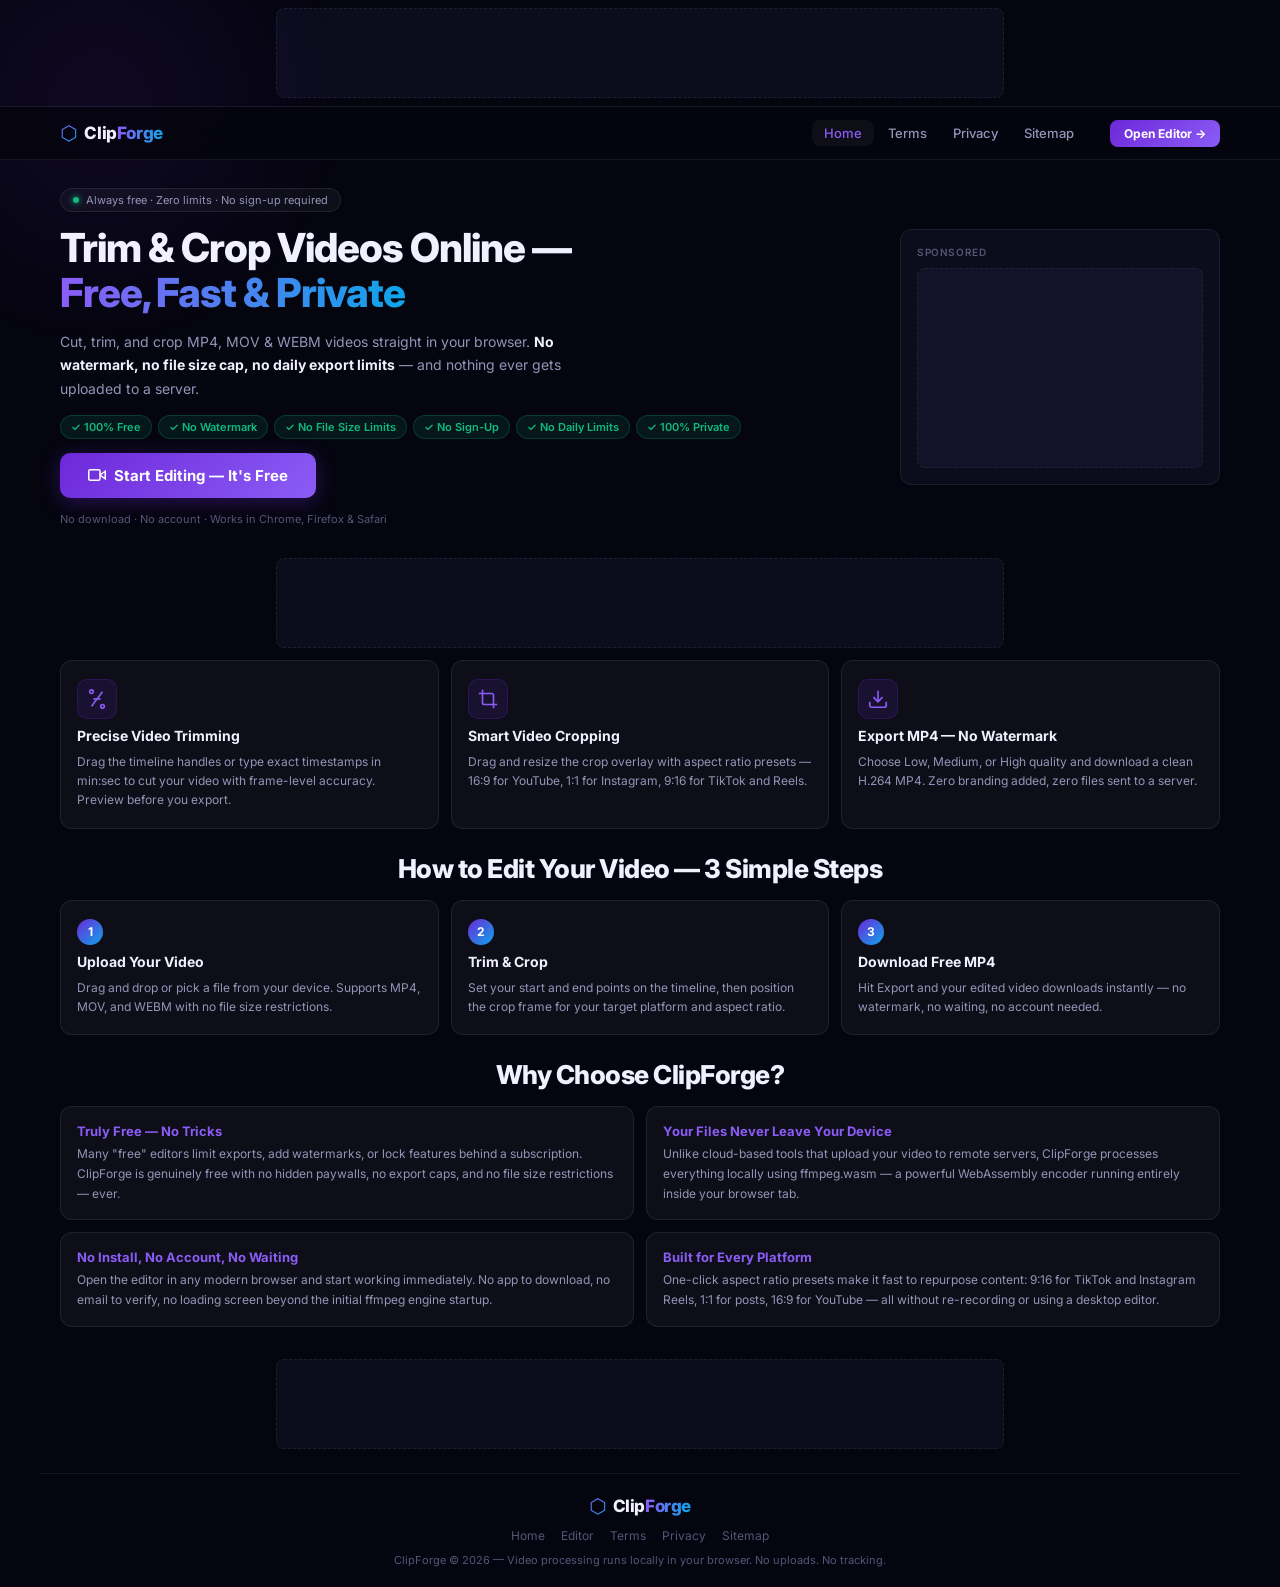
<file: index.html>
<!DOCTYPE html>
<html lang="en">
<head>
<!-- Google tag (gtag.js) -->
<script async src="https://www.googletagmanager.com/gtag/js?id=G-RDY11LJVJ7"></script>
<script>
  window.dataLayer = window.dataLayer || [];
  function gtag(){dataLayer.push(arguments);}
  gtag('js', new Date());

  gtag('config', 'G-RDY11LJVJ7');
</script>
  <meta charset="UTF-8" />
  <meta name="viewport" content="width=device-width, initial-scale=1.0" />
  <title>ClipForge — Free Video Trimmer & Cropper Online | No Watermark, No Limits</title>
  <meta name="description" content="Trim and crop any video online for free with ClipForge. No watermark, no file size limits, no daily caps, no account needed. Works entirely in your browser — your files stay on your device." />
  <meta name="keywords" content="free online video editor, video trimmer online, video cropper online, cut video online free, crop video online, trim video no watermark, browser video editor, free video editor no limits, no file size limit video editor, mp4 trimmer online, vertical video cropper, 9:16 video crop, tiktok video crop" />
  <meta name="robots" content="index, follow" />
  <link rel="canonical" href="https://fastcropvideo.com/" />
  <meta property="og:type" content="website" />
  <meta property="og:url" content="https://fastcropvideo.com/" />
  <meta property="og:title" content="ClipForge — Free Video Trimmer & Cropper, No Watermark" />
  <meta property="og:description" content="Trim and crop videos free in your browser. No watermark, no limits, no uploads to any server." />
  <meta name="twitter:card" content="summary_large_image" />
  <meta name="twitter:title" content="ClipForge — Free Video Trimmer & Cropper, No Watermark" />
  <meta name="twitter:description" content="Trim and crop videos free in your browser. No watermark, no limits, no uploads." />
  <link rel="preconnect" href="https://fonts.googleapis.com" />
  <link rel="preconnect" href="https://fonts.gstatic.com" crossorigin />
  <link href="https://fonts.googleapis.com/css2?family=Inter:wght@300;400;500;600;700;800;900&display=swap" rel="stylesheet" />
  <script type="application/ld+json">
  {
    "@context": "https://schema.org",
    "@type": "SoftwareApplication",
    "name": "ClipForge",
    "applicationCategory": "MultimediaApplication",
    "operatingSystem": "Any (web browser)",
    "url": "https://fastcropvideo.com/",
    "description": "Free browser-based video trimmer and cropper. No watermark, no file size limits, no account required.",
    "offers": { "@type": "Offer", "price": "0", "priceCurrency": "USD" },
    "featureList": ["Free video trimming","Crop with aspect ratio presets","No watermark","No file size limits","No account required","100% private — no server uploads"]
  }
  </script>

  <!-- ═══════════════════════════════════
       AD SCRIPTS — paste here
       Social Bar, Native Banner, Display
       ═══════════════════════════════════ -->

  <style>
    *, *::before, *::after { box-sizing: border-box; margin: 0; padding: 0; }
    :root {
      --bg:       #05050F;
      --bg2:      #0C0C1C;
      --bg3:      #121228;
      --glass:    rgba(255,255,255,0.04);
      --gb:       rgba(255,255,255,0.08);
      --primary:  #6D28D9;
      --plight:   #8B5CF6;
      --accent:   #0EA5E9;
      --green:    #10B981;
      --text:     #F1F0FF;
      --text2:    #9494B8;
      --text3:    #55557A;
      --border:   rgba(255,255,255,0.07);
      --r:        12px;
      --font:     'Inter', system-ui, sans-serif;
      --tr:       0.18s cubic-bezier(0.4,0,0.2,1);
    }
    html { scroll-behavior: smooth; }
    body {
      font-family: var(--font);
      background: var(--bg);
      color: var(--text);
      -webkit-font-smoothing: antialiased;
      overflow-x: hidden;
    }
    body::before {
      content:'';position:fixed;top:-150px;left:-150px;
      width:500px;height:500px;
      background:radial-gradient(circle,rgba(109,40,217,0.1) 0%,transparent 70%);
      pointer-events:none;z-index:0;
    }
    a { text-decoration: none; }

    /* ── SOCIAL BAR SLOT ── */
    .social-bar-slot {
      position: fixed;
      bottom: 0; left: 0; right: 0;
      z-index: 999;
      display: flex;
      justify-content: center;
    }

    /* ── NAVBAR ── */
    .navbar {
      position: sticky;
      top: 0;
      z-index: 100;
      background: rgba(5,5,15,0.9);
      backdrop-filter: blur(16px);
      border-bottom: 1px solid var(--border);
    }
    .nav-inner {
      max-width: 1200px;
      margin: 0 auto;
      padding: 0 20px;
      height: 52px;
      display: flex;
      align-items: center;
      gap: 24px;
    }
    .nav-logo {
      display: flex;
      align-items: center;
      gap: 7px;
      flex-shrink: 0;
      text-decoration: none;
    }
    .logo-icon {
      font-size: 20px;
      background: linear-gradient(135deg,var(--plight),var(--accent));
      -webkit-background-clip:text;-webkit-text-fill-color:transparent;background-clip:text;
    }
    .logo-text { font-size:17px;font-weight:800;letter-spacing:-0.4px;color:var(--text); }
    .logo-accent {
      background: linear-gradient(90deg,var(--plight),var(--accent));
      -webkit-background-clip:text;-webkit-text-fill-color:transparent;background-clip:text;
    }
    .nav-links { display:flex;gap:2px;margin-left:auto; }
    .nav-link {
      color:var(--text2);font-size:13px;font-weight:500;
      padding:5px 12px;border-radius:8px;
      transition:color var(--tr),background var(--tr);
    }
    .nav-link:hover,.nav-link.active { color:var(--text);background:var(--glass); }
    .nav-link.active { color:var(--plight); }
    .nav-cta {
      background:linear-gradient(135deg,var(--primary),var(--plight));
      color:white;font-size:12px;font-weight:700;
      padding:6px 14px;border-radius:8px;
      transition:opacity var(--tr),transform var(--tr);
      flex-shrink:0;
    }
    .nav-cta:hover { opacity:0.88;transform:translateY(-1px); }
    .nav-toggle {
      display:none;flex-direction:column;gap:4px;
      background:none;border:none;cursor:pointer;padding:4px;margin-left:auto;
    }
    .nav-toggle span { display:block;width:20px;height:2px;background:var(--text2);border-radius:2px; }
    .nav-mobile { display:none;flex-direction:column;padding:10px 20px 14px;gap:2px;border-top:1px solid var(--border); }
    .nav-mobile.open { display:flex; }
    @media(max-width:640px){
      .nav-links,.nav-cta { display:none; }
      .nav-toggle { display:flex; }
    }

    /* ── TOP AD BANNER ── */
    .top-ad {
      display:flex;
      justify-content:center;
      padding:8px 16px;
      background:var(--bg);
      border-bottom:1px solid var(--border);
    }
    .top-ad-inner {
      width:728px;max-width:100%;min-height:90px;
      display:flex;align-items:center;justify-content:center;
      background:var(--bg2);
      border:1px dashed var(--border);
      border-radius:8px;
      color:var(--text3);font-size:11px;
    }

    /* ── HERO ── */
    .hero {
      padding: 28px 20px 20px;
      max-width: 1200px;
      margin: 0 auto;
      display: grid;
      grid-template-columns: 1fr 320px;
      gap: 24px;
      align-items: center;
      position: relative;
      z-index: 1;
    }
    @media(max-width:860px){ .hero { grid-template-columns:1fr; } }

    .hero-left { display:flex;flex-direction:column;gap:14px; }
    .hero-badge {
      display:inline-flex;align-items:center;gap:7px;
      background:var(--glass);border:1px solid var(--gb);
      padding:4px 12px;border-radius:100px;
      font-size:11px;color:var(--text2);width:fit-content;
    }
    .badge-dot {
      width:6px;height:6px;border-radius:50%;
      background:var(--green);box-shadow:0 0 6px var(--green);
      animation:pdot 2s ease-in-out infinite;
    }
    @keyframes pdot{0%,100%{opacity:1}50%{opacity:.4}}
    .hero-h1 {
      font-size:clamp(24px,3.5vw,40px);
      font-weight:800;letter-spacing:-1px;line-height:1.12;
    }
    .hero-grad {
      background:linear-gradient(90deg,var(--plight),var(--accent));
      -webkit-background-clip:text;-webkit-text-fill-color:transparent;background-clip:text;
    }
    .hero-p { font-size:14px;color:var(--text2);line-height:1.7;max-width:520px; }
    .hero-p strong { color:var(--text); }
    .hero-pills {
      display:flex;flex-wrap:wrap;gap:6px;
    }
    .pill {
      font-size:11px;font-weight:600;color:var(--green);
      background:rgba(16,185,129,0.1);border:1px solid rgba(16,185,129,0.22);
      padding:4px 10px;border-radius:100px;
    }
    .hero-btn {
      display:inline-flex;align-items:center;gap:8px;
      background:linear-gradient(135deg,var(--primary),var(--plight));
      color:white;font-family:var(--font);font-weight:700;font-size:15px;
      padding:13px 28px;border-radius:10px;
      box-shadow:0 4px 20px rgba(109,40,217,0.35);
      transition:transform var(--tr),box-shadow var(--tr);
      width:fit-content;
    }
    .hero-btn:hover { transform:translateY(-2px);box-shadow:0 8px 28px rgba(109,40,217,0.45); }
    .hero-note { font-size:11px;color:var(--text3); }

    /* ── NATIVE AD CARD (right of hero) ── */
    .native-ad-card {
      background:var(--bg2);
      border:1px solid var(--border);
      border-radius:var(--r);
      padding:16px;
      display:flex;flex-direction:column;gap:10px;
    }
    .native-ad-label {
      font-size:10px;font-weight:600;color:var(--text3);
      text-transform:uppercase;letter-spacing:.06em;
    }
    .native-ad-inner {
      min-height:200px;
      background:var(--bg3);
      border:1px dashed var(--border);
      border-radius:8px;
      display:flex;align-items:center;justify-content:center;
      color:var(--text3);font-size:11px;
    }
    @media(max-width:860px){ .native-ad-card { display:none; } }

    /* ── MID AD ── */
    .mid-ad {
      display:flex;justify-content:center;
      padding:12px 20px;
      max-width:1200px;margin:0 auto;
    }
    .mid-ad-inner {
      width:728px;max-width:100%;min-height:90px;
      background:var(--bg2);border:1px dashed var(--border);border-radius:8px;
      display:flex;align-items:center;justify-content:center;
      color:var(--text3);font-size:11px;
    }

    /* ── FEATURES STRIP ── */
    .features {
      max-width:1200px;margin:0 auto;
      padding:0 20px 24px;
      display:grid;
      grid-template-columns:repeat(3,1fr);
      gap:12px;
    }
    @media(max-width:700px){ .features { grid-template-columns:1fr; } }
    .feat-card {
      background:var(--glass);border:1px solid var(--gb);border-radius:var(--r);
      padding:18px 16px;display:flex;flex-direction:column;gap:8px;
      transition:border-color var(--tr);
    }
    .feat-card:hover { border-color:var(--primary); }
    .feat-icon {
      width:40px;height:40px;border-radius:10px;
      background:rgba(109,40,217,0.12);border:1px solid rgba(109,40,217,0.22);
      display:flex;align-items:center;justify-content:center;
      color:var(--plight);
    }
    .feat-title { font-size:14px;font-weight:700; }
    .feat-desc { font-size:12px;color:var(--text2);line-height:1.6; }

    /* ── HOW IT WORKS ── */
    .hiw {
      max-width:1200px;margin:0 auto;
      padding:0 20px 24px;
    }
    .section-title {
      font-size:clamp(18px,2.5vw,26px);font-weight:800;letter-spacing:-.5px;
      text-align:center;margin-bottom:16px;
    }
    .steps {
      display:grid;grid-template-columns:repeat(3,1fr);gap:12px;
    }
    @media(max-width:700px){ .steps { grid-template-columns:1fr; } }
    .step-card {
      background:var(--glass);border:1px solid var(--gb);border-radius:var(--r);
      padding:18px 16px;display:flex;flex-direction:column;gap:8px;
    }
    .step-num {
      width:26px;height:26px;border-radius:50%;
      background:linear-gradient(135deg,var(--primary),var(--accent));
      color:white;font-size:12px;font-weight:700;
      display:flex;align-items:center;justify-content:center;
    }
    .step-title { font-size:14px;font-weight:700; }
    .step-desc { font-size:12px;color:var(--text2);line-height:1.6; }

    /* ── WHY SECTION ── */
    .why {
      max-width:1200px;margin:0 auto;
      padding:0 20px 32px;
    }
    .why-grid {
      display:grid;grid-template-columns:repeat(2,1fr);gap:12px;
    }
    @media(max-width:700px){ .why-grid { grid-template-columns:1fr; } }
    .why-card {
      background:var(--glass);border:1px solid var(--gb);border-radius:var(--r);
      padding:16px;
    }
    .why-title { font-size:13px;font-weight:700;color:var(--plight);margin-bottom:5px; }
    .why-desc { font-size:12px;color:var(--text2);line-height:1.65; }

    /* ── BOTTOM AD ── */
    .bot-ad {
      display:flex;justify-content:center;
      padding:0 20px 24px;
      max-width:1200px;margin:0 auto;
    }
    .bot-ad-inner {
      width:728px;max-width:100%;min-height:90px;
      background:var(--bg2);border:1px dashed var(--border);border-radius:8px;
      display:flex;align-items:center;justify-content:center;
      color:var(--text3);font-size:11px;
    }

    /* ── FOOTER ── */
    .footer {
      border-top:1px solid var(--border);
      padding:20px;
      max-width:1200px;margin:0 auto;
      display:flex;flex-direction:column;align-items:center;gap:10px;
      text-align:center;
    }
    .footer-brand { display:flex;align-items:center;gap:6px; }
    .footer-links { display:flex;gap:16px; }
    .footer-links a { font-size:12px;color:var(--text3);transition:color var(--tr); }
    .footer-links a:hover { color:var(--text); }
    .footer-copy { font-size:11px;color:var(--text3); }

    /* ── UTILS ── */
    .hidden { display:none!important; }
    ::selection { background:var(--primary);color:white; }
    ::-webkit-scrollbar { width:5px; }
    ::-webkit-scrollbar-thumb { background:var(--bg3);border-radius:4px; }
  </style>
</head>
<body>

  <!-- SOCIAL BAR SLOT — fixed bottom (Adsterra Social Bar) -->
  <div class="social-bar-slot">
    <!-- Paste Adsterra Social Bar script here -->
	<script src="https://crypotential.com/c1/a7/12/c1a712f6e4b9e3badc073b68b88f5800.js"></script>

  </div>

  <!-- TOP LEADERBOARD AD (728×90) -->
  <div class="top-ad">
    <div class="top-ad-inner">
      <!-- Paste top banner ad code here (728×90) -->
	  <script>
  atOptions = {
    'key' : '2f56bd78b3f03816914dba6c37f09cc0',
    'format' : 'iframe',
    'height' : 90,
    'width' : 728,
    'params' : {}
  };
</script>
<script src="https://crypotential.com/2f56bd78b3f03816914dba6c37f09cc0/invoke.js"></script>

    </div>
  </div>

  <!-- NAVBAR -->
  <nav class="navbar">
    <div class="nav-inner">
      <a href="/index.html" class="nav-logo">
        <span class="logo-icon">⬡</span>
        <span class="logo-text">Clip<span class="logo-accent">Forge</span></span>
      </a>
      <div class="nav-links">
        <a href="/index.html" class="nav-link active">Home</a>
        <a href="/pages/terms.html" class="nav-link">Terms</a>
        <a href="/pages/privacy.html" class="nav-link">Privacy</a>
        <a href="/pages/sitemap.html" class="nav-link">Sitemap</a>
      </div>
      <a href="/editor.html" class="nav-cta">Open Editor →</a>
      <button class="nav-toggle" id="navToggle" aria-label="Menu">
        <span></span><span></span><span></span>
      </button>
    </div>
    <div class="nav-mobile" id="navMobile">
      <a href="/index.html" class="nav-link active">Home</a>
      <a href="/editor.html" class="nav-link" style="color:var(--plight)">Open Editor →</a>
      <a href="/pages/terms.html" class="nav-link">Terms</a>
      <a href="/pages/privacy.html" class="nav-link">Privacy</a>
      <a href="/pages/sitemap.html" class="nav-link">Sitemap</a>
    </div>
  </nav>

  <!-- HERO + NATIVE AD -->
  <section class="hero">
    <div class="hero-left">
      <div class="hero-badge">
        <span class="badge-dot"></span>
        Always free · Zero limits · No sign-up required
      </div>
      <h1 class="hero-h1">
        Trim &amp; Crop Videos Online —<br>
        <span class="hero-grad">Free, Fast &amp; Private</span>
      </h1>
      <p class="hero-p">
        Cut, trim, and crop MP4, MOV &amp; WEBM videos straight in your browser.
        <strong>No watermark, no file size cap, no daily export limits</strong> — and nothing ever gets uploaded to a server.
      </p>
      <div class="hero-pills">
        <span class="pill">✓ 100% Free</span>
        <span class="pill">✓ No Watermark</span>
        <span class="pill">✓ No File Size Limits</span>
        <span class="pill">✓ No Sign-Up</span>
        <span class="pill">✓ No Daily Limits</span>
        <span class="pill">✓ 100% Private</span>
      </div>
      <a href="/editor.html" class="hero-btn">
        <svg viewBox="0 0 24 24" fill="none" stroke="currentColor" stroke-width="2" width="18" height="18">
          <polygon points="23 7 16 12 23 17 23 7"/><rect x="1" y="5" width="15" height="14" rx="2"/>
        </svg>
        Start Editing — It's Free
      </a>
      <p class="hero-note">No download · No account · Works in Chrome, Firefox &amp; Safari</p>
    </div>

    <!-- NATIVE AD — right column (desktop only) -->
    <div class="native-ad-card">
      <span class="native-ad-label">Sponsored</span>
      <div class="native-ad-inner">
        <!-- Paste native banner ad code here -->
		<script>
  atOptions = {
    'key' : '3210b279563977e3d42efedb61da17bd',
    'format' : 'iframe',
    'height' : 250,
    'width' : 300,
    'params' : {}
  };
</script>
<script src="https://crypotential.com/3210b279563977e3d42efedb61da17bd/invoke.js"></script>

      </div>
    </div>
  </section>

  <!-- MID LEADERBOARD AD -->
  <div class="mid-ad">
    <div class="mid-ad-inner">
      <!-- Paste mid banner ad code here (728×90) -->
	  <script async="async" data-cfasync="false" src="https://crypotential.com/fef662ef2b77486eff66b0bb76487a15/invoke.js"></script>
<div id="container-fef662ef2b77486eff66b0bb76487a15"></div>

    </div>
  </div>

  <!-- FEATURES STRIP -->
  <section class="features">
    <div class="feat-card">
      <div class="feat-icon">
        <svg viewBox="0 0 24 24" fill="none" stroke="currentColor" stroke-width="1.8" width="22" height="22">
          <path d="M6 20L18 4"/><circle cx="6" cy="4" r="2"/><circle cx="18" cy="20" r="2"/><path d="M8 12h8"/>
        </svg>
      </div>
      <div class="feat-title">Precise Video Trimming</div>
      <div class="feat-desc">Drag the timeline handles or type exact timestamps in min:sec to cut your video with frame-level accuracy. Preview before you export.</div>
    </div>
    <div class="feat-card">
      <div class="feat-icon">
        <svg viewBox="0 0 24 24" fill="none" stroke="currentColor" stroke-width="1.8" width="22" height="22">
          <path d="M6 2v14a2 2 0 002 2h14"/><path d="M18 22V8a2 2 0 00-2-2H2"/>
        </svg>
      </div>
      <div class="feat-title">Smart Video Cropping</div>
      <div class="feat-desc">Drag and resize the crop overlay with aspect ratio presets — 16:9 for YouTube, 1:1 for Instagram, 9:16 for TikTok and Reels.</div>
    </div>
    <div class="feat-card">
      <div class="feat-icon">
        <svg viewBox="0 0 24 24" fill="none" stroke="currentColor" stroke-width="1.8" width="22" height="22">
          <path d="M21 15v4a2 2 0 01-2 2H5a2 2 0 01-2-2v-4"/><polyline points="7 10 12 15 17 10"/><line x1="12" y1="15" x2="12" y2="3"/>
        </svg>
      </div>
      <div class="feat-title">Export MP4 — No Watermark</div>
      <div class="feat-desc">Choose Low, Medium, or High quality and download a clean H.264 MP4. Zero branding added, zero files sent to a server.</div>
    </div>
  </section>

  <!-- HOW IT WORKS -->
  <section class="hiw">
    <h2 class="section-title">How to Edit Your Video — 3 Simple Steps</h2>
    <div class="steps">
      <div class="step-card">
        <span class="step-num">1</span>
        <div class="step-title">Upload Your Video</div>
        <div class="step-desc">Drag and drop or pick a file from your device. Supports MP4, MOV, and WEBM with no file size restrictions.</div>
      </div>
      <div class="step-card">
        <span class="step-num">2</span>
        <div class="step-title">Trim &amp; Crop</div>
        <div class="step-desc">Set your start and end points on the timeline, then position the crop frame for your target platform and aspect ratio.</div>
      </div>
      <div class="step-card">
        <span class="step-num">3</span>
        <div class="step-title">Download Free MP4</div>
        <div class="step-desc">Hit Export and your edited video downloads instantly — no watermark, no waiting, no account needed.</div>
      </div>
    </div>
  </section>

  <!-- WHY CLIPFORGE -->
  <section class="why">
    <h2 class="section-title">Why Choose ClipForge?</h2>
    <div class="why-grid">
      <div class="why-card">
        <div class="why-title">Truly Free — No Tricks</div>
        <div class="why-desc">Many "free" editors limit exports, add watermarks, or lock features behind a subscription. ClipForge is genuinely free with no hidden paywalls, no export caps, and no file size restrictions — ever.</div>
      </div>
      <div class="why-card">
        <div class="why-title">Your Files Never Leave Your Device</div>
        <div class="why-desc">Unlike cloud-based tools that upload your video to remote servers, ClipForge processes everything locally using ffmpeg.wasm — a powerful WebAssembly encoder running entirely inside your browser tab.</div>
      </div>
      <div class="why-card">
        <div class="why-title">No Install, No Account, No Waiting</div>
        <div class="why-desc">Open the editor in any modern browser and start working immediately. No app to download, no email to verify, no loading screen beyond the initial ffmpeg engine startup.</div>
      </div>
      <div class="why-card">
        <div class="why-title">Built for Every Platform</div>
        <div class="why-desc">One-click aspect ratio presets make it fast to repurpose content: 9:16 for TikTok and Instagram Reels, 1:1 for posts, 16:9 for YouTube — all without re-recording or using a desktop editor.</div>
      </div>
    </div>
  </section>

  <!-- BOTTOM AD -->
  <div class="bot-ad">
    <div class="bot-ad-inner">
      <!-- Paste bottom banner ad code here (728×90) -->
	  <script>
  atOptions = {
    'key' : 'd707fe17007eb5471127ccd5c53c6062',
    'format' : 'iframe',
    'height' : 60,
    'width' : 468,
    'params' : {}
  };
</script>
<script src="https://crypotential.com/d707fe17007eb5471127ccd5c53c6062/invoke.js"></script>

    </div>
  </div>

  <!-- FOOTER -->
  <footer class="footer">
    <div class="footer-brand">
      <span class="logo-icon">⬡</span>
      <span class="logo-text">Clip<span class="logo-accent">Forge</span></span>
    </div>
    <div class="footer-links">
      <a href="/index.html">Home</a>
      <a href="/editor.html">Editor</a>
      <a href="/pages/terms.html">Terms</a>
      <a href="/pages/privacy.html">Privacy</a>
      <a href="/pages/sitemap.html">Sitemap</a>
    </div>
    <p class="footer-copy">ClipForge © 2026 — Video processing runs locally in your browser. No uploads. No tracking.</p>
  </footer>

  <script>
    document.getElementById('navToggle')?.addEventListener('click', () => {
      document.getElementById('navMobile').classList.toggle('open');
    });
  </script>
</body>
</html>
</file>
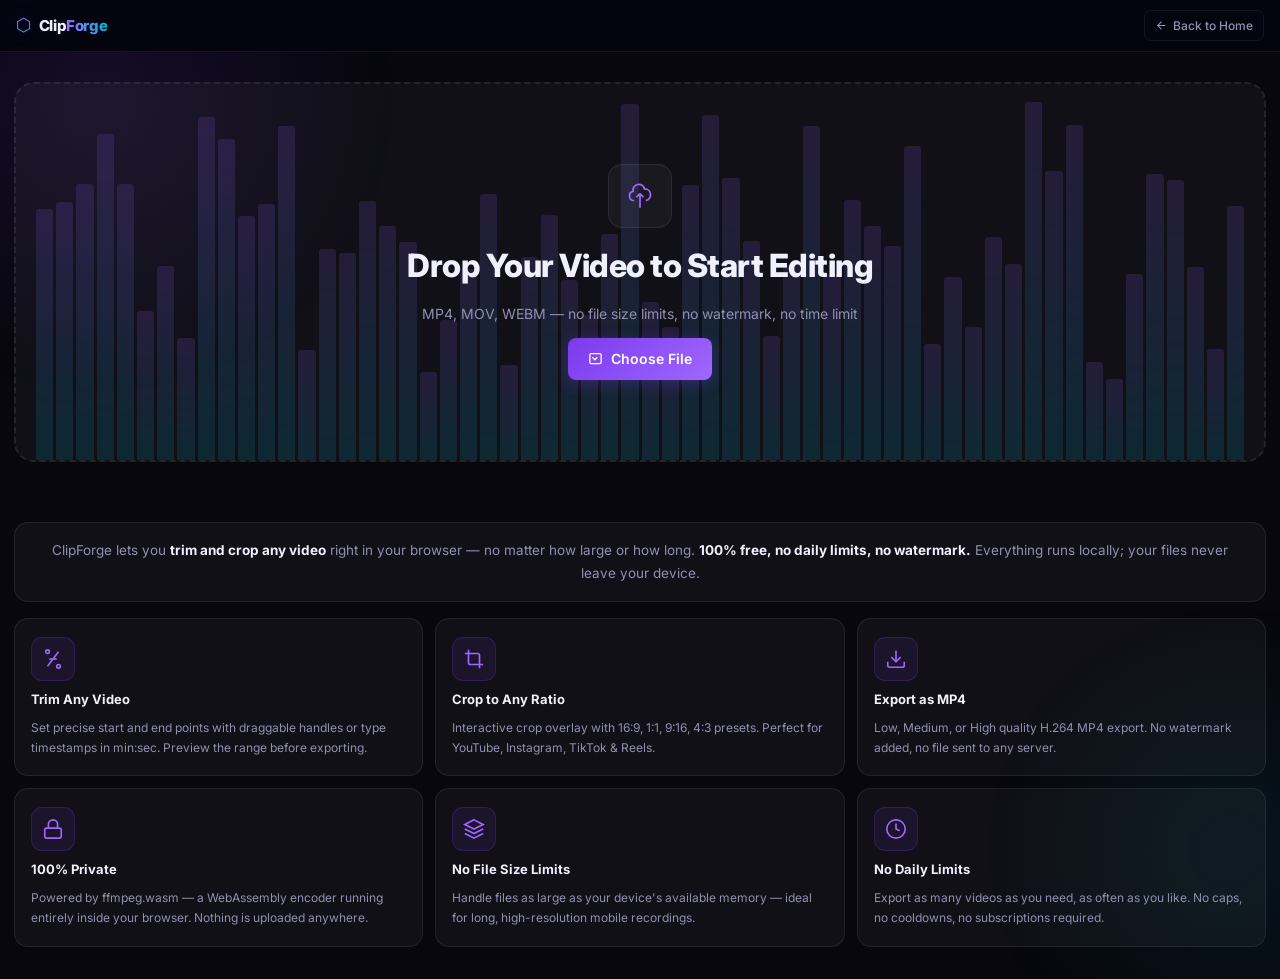
<file: editor.html>
<!DOCTYPE html>
<html lang="en">
<head>
  <meta charset="UTF-8" />
  <meta name="viewport" content="width=device-width, initial-scale=1.0" />
  <title>ClipForge — Video Editor</title>
  <meta name="robots" content="noindex" />
  <link rel="preconnect" href="https://fonts.googleapis.com" />
  <link rel="preconnect" href="https://fonts.gstatic.com" crossorigin />
  <link href="https://fonts.googleapis.com/css2?family=Inter:wght@300;400;500;600;700;800;900&display=swap" rel="stylesheet" />
  <link rel="stylesheet" href="/css/style.css" />
  <style>
    *, *::before, *::after { box-sizing: border-box; margin: 0; padding: 0; }
    body { background: var(--bg); min-height: 100vh; font-family: var(--font); }

    /* ── TOP BAR ── */
    .editor-topbar {
      display: flex;
      align-items: center;
      justify-content: space-between;
      padding: 10px 16px;
      background: rgba(5,5,15,0.95);
      border-bottom: 1px solid var(--border);
      backdrop-filter: blur(12px);
      position: sticky;
      top: 0;
      z-index: 50;
    }
    .editor-logo {
      display: flex;
      align-items: center;
      gap: 7px;
      text-decoration: none;
    }
    .logo-icon {
      font-size: 18px;
      background: linear-gradient(135deg, var(--primary-light), var(--accent));
      -webkit-background-clip: text;
      -webkit-text-fill-color: transparent;
      background-clip: text;
    }
    .logo-text { font-size: 15px; font-weight: 800; letter-spacing: -0.4px; color: var(--text); }
    .logo-accent {
      background: linear-gradient(90deg, var(--primary-light), var(--accent));
      -webkit-background-clip: text;
      -webkit-text-fill-color: transparent;
      background-clip: text;
    }
    .back-link {
      display: inline-flex;
      align-items: center;
      gap: 5px;
      color: var(--text2);
      font-size: 12px;
      font-weight: 500;
      text-decoration: none;
      padding: 5px 10px;
      border-radius: 7px;
      border: 1px solid var(--border);
      transition: color 0.18s, border-color 0.18s;
    }
    .back-link:hover { color: var(--text); border-color: var(--primary-light); }

    /* ── ROOT ── */
    .editor-root {
      padding: 14px 14px 32px;
      max-width: 1280px;
      margin: 0 auto;
    }
    @media(max-width:640px){ .editor-root { padding: 10px 10px 24px; } }

    /* ── INFO PANEL ── */
    .editor-info-panel {
      margin-top: 20px;
      display: flex;
      flex-direction: column;
      gap: 16px;
    }
    .editor-info-intro {
      background: var(--glass);
      border: 1px solid var(--glass-border);
      border-radius: var(--radius);
      padding: 16px 20px;
      font-size: 13.5px;
      color: var(--text2);
      line-height: 1.7;
      text-align: center;
    }
    .editor-info-intro strong { color: var(--text); }
    .editor-info-grid {
      display: grid;
      grid-template-columns: repeat(3, 1fr);
      gap: 12px;
    }
    @media(max-width:900px){ .editor-info-grid { grid-template-columns: repeat(2,1fr); } }
    @media(max-width:540px){ .editor-info-grid { grid-template-columns: 1fr; } }
    .editor-info-card {
      background: var(--glass);
      border: 1px solid var(--glass-border);
      border-radius: var(--radius);
      padding: 18px 16px;
      display: flex;
      flex-direction: column;
      gap: 8px;
      transition: border-color 0.18s;
    }
    .editor-info-card:hover { border-color: var(--primary); }
    .editor-info-icon {
      width: 44px; height: 44px;
      background: rgba(124,58,237,0.1);
      border: 1px solid rgba(124,58,237,0.22);
      border-radius: 11px;
      display: flex;
      align-items: center;
      justify-content: center;
      color: var(--primary-light);
    }
    .editor-info-title { font-size: 13px; font-weight: 700; color: var(--text); }
    .editor-info-desc { font-size: 12px; color: var(--text2); line-height: 1.65; }
  </style>
</head>
<body>

  <!-- TOP BAR -->
  <div class="editor-topbar">
    <a href="/index.html" class="editor-logo">
      <span class="logo-icon">⬡</span>
      <span class="logo-text">Clip<span class="logo-accent">Forge</span></span>
    </a>
    <a href="/index.html" class="back-link">
      <svg viewBox="0 0 24 24" fill="none" stroke="currentColor" stroke-width="2" width="13" height="13"><path d="M19 12H5M12 5l-7 7 7 7"/></svg>
      Back to Home
    </a>
  </div>

  <div class="editor-root">

    <!-- UPLOAD ZONE -->
    <section class="upload-section" id="uploadSection">
      <div class="upload-zone" id="uploadZone">
        <div class="upload-waveform" aria-hidden="true">
          <div class="waveform-bars" id="waveformBars"></div>
        </div>
        <div class="upload-content">
          <div class="upload-icon">
            <svg viewBox="0 0 24 24" fill="none" stroke="currentColor" stroke-width="1.5">
              <path d="M7 16a4 4 0 01-.88-7.903A5 5 0 1115.9 6L16 6a5 5 0 011 9.9M15 13l-3-3m0 0l-3 3m3-3v12"/>
            </svg>
          </div>
          <h2 class="upload-title">Drop Your Video to Start Editing</h2>
          <p class="upload-sub">MP4, MOV, WEBM — no file size limits, no watermark, no time limit</p>
          <label class="btn btn-primary upload-btn" for="fileInput">
            <svg viewBox="0 0 24 24" fill="none" stroke="currentColor" stroke-width="2" width="15" height="15">
              <path d="M15 10l-4 4-4-4M19 4H5a2 2 0 00-2 2v12a2 2 0 002 2h14a2 2 0 002-2V6a2 2 0 00-2-2z"/>
            </svg>
            Choose File
          </label>
          <input type="file" id="fileInput" accept="video/mp4,video/webm,video/quicktime,.mov,.mp4,.webm" hidden />
        </div>
      </div>
    </section>

    <!-- INFO PANEL -->
    <section class="editor-info-panel" id="editorInfoPanel">
      <div class="editor-info-intro">
        ClipForge lets you <strong>trim and crop any video</strong> right in your browser — no matter how large or how long. <strong>100% free, no daily limits, no watermark.</strong> Everything runs locally; your files never leave your device.
      </div>
      <div class="editor-info-grid">
        <div class="editor-info-card">
          <div class="editor-info-icon">
            <svg viewBox="0 0 24 24" fill="none" stroke="currentColor" stroke-width="1.8" width="22" height="22"><path d="M6 20L18 4"/><circle cx="6" cy="4" r="2"/><circle cx="18" cy="20" r="2"/><path d="M8 12h8"/></svg>
          </div>
          <div class="editor-info-title">Trim Any Video</div>
          <div class="editor-info-desc">Set precise start and end points with draggable handles or type timestamps in min:sec. Preview the range before exporting.</div>
        </div>
        <div class="editor-info-card">
          <div class="editor-info-icon">
            <svg viewBox="0 0 24 24" fill="none" stroke="currentColor" stroke-width="1.8" width="22" height="22"><path d="M6 2v14a2 2 0 002 2h14"/><path d="M18 22V8a2 2 0 00-2-2H2"/></svg>
          </div>
          <div class="editor-info-title">Crop to Any Ratio</div>
          <div class="editor-info-desc">Interactive crop overlay with 16:9, 1:1, 9:16, 4:3 presets. Perfect for YouTube, Instagram, TikTok &amp; Reels.</div>
        </div>
        <div class="editor-info-card">
          <div class="editor-info-icon">
            <svg viewBox="0 0 24 24" fill="none" stroke="currentColor" stroke-width="1.8" width="22" height="22"><path d="M21 15v4a2 2 0 01-2 2H5a2 2 0 01-2-2v-4"/><polyline points="7 10 12 15 17 10"/><line x1="12" y1="15" x2="12" y2="3"/></svg>
          </div>
          <div class="editor-info-title">Export as MP4</div>
          <div class="editor-info-desc">Low, Medium, or High quality H.264 MP4 export. No watermark added, no file sent to any server.</div>
        </div>
        <div class="editor-info-card">
          <div class="editor-info-icon">
            <svg viewBox="0 0 24 24" fill="none" stroke="currentColor" stroke-width="1.8" width="22" height="22"><rect x="3" y="11" width="18" height="11" rx="2"/><path d="M7 11V7a5 5 0 0110 0v4"/></svg>
          </div>
          <div class="editor-info-title">100% Private</div>
          <div class="editor-info-desc">Powered by ffmpeg.wasm — a WebAssembly encoder running entirely inside your browser. Nothing is uploaded anywhere.</div>
        </div>
        <div class="editor-info-card">
          <div class="editor-info-icon">
            <svg viewBox="0 0 24 24" fill="none" stroke="currentColor" stroke-width="1.8" width="22" height="22"><path d="M12 2L2 7l10 5 10-5-10-5z"/><path d="M2 17l10 5 10-5"/><path d="M2 12l10 5 10-5"/></svg>
          </div>
          <div class="editor-info-title">No File Size Limits</div>
          <div class="editor-info-desc">Handle files as large as your device's available memory — ideal for long, high-resolution mobile recordings.</div>
        </div>
        <div class="editor-info-card">
          <div class="editor-info-icon">
            <svg viewBox="0 0 24 24" fill="none" stroke="currentColor" stroke-width="1.8" width="22" height="22"><circle cx="12" cy="12" r="10"/><polyline points="12 6 12 12 16 14"/></svg>
          </div>
          <div class="editor-info-title">No Daily Limits</div>
          <div class="editor-info-desc">Export as many videos as you need, as often as you like. No caps, no cooldowns, no subscriptions required.</div>
        </div>
      </div>
    </section>

    <!-- EDITOR WORKSPACE -->
    <section class="editor-section hidden" id="editorSection">
      <div class="editor-top">

        <!-- VIDEO PANEL -->
        <div class="glass-panel video-panel">
          <div class="panel-header">
            <span class="panel-title">Preview</span>
            <div class="panel-actions">
              <span class="file-badge" id="fileBadge">video.mp4</span>
              <button class="btn btn-ghost btn-sm" id="changeFileBtn">Change file</button>
            </div>
          </div>
          <div class="video-wrap" id="videoWrap">
            <video id="videoPlayer" preload="metadata" playsinline></video>
            <div class="crop-overlay hidden" id="cropOverlay">
              <div class="crop-shade crop-shade-top" id="cropShadeTop"></div>
              <div class="crop-shade crop-shade-bottom" id="cropShadeBottom"></div>
              <div class="crop-shade crop-shade-left" id="cropShadeLeft"></div>
              <div class="crop-shade crop-shade-right" id="cropShadeRight"></div>
              <div class="crop-box" id="cropBox">
                <div class="crop-handle crop-handle-tl" data-handle="tl"></div>
                <div class="crop-handle crop-handle-tr" data-handle="tr"></div>
                <div class="crop-handle crop-handle-bl" data-handle="bl"></div>
                <div class="crop-handle crop-handle-br" data-handle="br"></div>
                <div class="crop-handle crop-handle-tc" data-handle="tc"></div>
                <div class="crop-handle crop-handle-bc" data-handle="bc"></div>
                <div class="crop-handle crop-handle-lc" data-handle="lc"></div>
                <div class="crop-handle crop-handle-rc" data-handle="rc"></div>
                <div class="crop-crosshair"></div>
                <div class="crop-rule-v"></div>
                <div class="crop-rule-h"></div>
              </div>
            </div>
          </div>
          <div class="playback-controls">
            <button class="ctrl-btn" id="playBtn" aria-label="Play/Pause">
              <svg id="playIcon" viewBox="0 0 24 24" fill="currentColor" width="20" height="20"><path d="M8 5v14l11-7z"/></svg>
              <svg id="pauseIcon" viewBox="0 0 24 24" fill="currentColor" width="20" height="20" class="hidden"><rect x="6" y="4" width="4" height="16"/><rect x="14" y="4" width="4" height="16"/></svg>
            </button>
            <div class="seek-wrap">
              <div class="seek-track" id="seekTrack">
                <div class="seek-range-bg" id="seekRangeBg"></div>
                <div class="seek-progress" id="seekProgress"></div>
                <input type="range" class="seek-slider" id="seekSlider" min="0" max="100" step="0.01" value="0" aria-label="Seek" />
              </div>
            </div>
            <span class="time-display" id="timeDisplay">0:00 / 0:00</span>
          </div>
        </div>

        <!-- TOOLS PANEL -->
        <div class="glass-panel tools-panel">
          <div class="panel-header">
            <span class="panel-title">Tools</span>
          </div>
          <div class="tool-tabs">
            <button class="tool-tab active" data-tab="trim">
              <svg viewBox="0 0 24 24" fill="none" stroke="currentColor" stroke-width="2" width="13" height="13"><path d="M6 20L18 4M6 4h.01M18 20h.01M8 12h8"/></svg>
              Trim
            </button>
            <button class="tool-tab" data-tab="crop">
              <svg viewBox="0 0 24 24" fill="none" stroke="currentColor" stroke-width="2" width="13" height="13"><path d="M6 2v14a2 2 0 002 2h14M18 22V8a2 2 0 00-2-2H2"/></svg>
              Crop
            </button>
            <button class="tool-tab" data-tab="export">
              <svg viewBox="0 0 24 24" fill="none" stroke="currentColor" stroke-width="2" width="13" height="13"><path d="M21 15v4a2 2 0 01-2 2H5a2 2 0 01-2-2v-4M7 10l5 5 5-5M12 15V3"/></svg>
              Export
            </button>
          </div>

          <!-- TRIM -->
          <div class="tab-content active" id="tab-trim">
            <div class="trim-timeline" id="trimTimeline">
              <div class="trim-range" id="trimRange"></div>
              <div class="trim-thumb trim-thumb-start" id="trimStart"></div>
              <div class="trim-thumb trim-thumb-end" id="trimEnd"></div>
              <div class="trim-playhead" id="trimPlayhead"></div>
            </div>
            <div class="field-row">
              <div class="field">
                <label class="field-label">Start time</label>
                <div class="time-input-wrap">
                  <input type="text" class="time-input" id="startInput" inputmode="numeric" placeholder="0:00" value="0:00" />
                  <span class="time-unit">min:sec</span>
                </div>
              </div>
              <div class="field-divider">→</div>
              <div class="field">
                <label class="field-label">End time</label>
                <div class="time-input-wrap">
                  <input type="text" class="time-input" id="endInput" inputmode="numeric" placeholder="0:00" value="0:00" />
                  <span class="time-unit">min:sec</span>
                </div>
              </div>
            </div>
            <div class="trim-info">
              <span class="trim-info-label">Duration:</span>
              <span class="trim-info-val" id="trimDuration">0:00</span>
            </div>
            <button class="btn btn-secondary btn-full" id="previewTrimBtn">
              <svg viewBox="0 0 24 24" fill="currentColor" width="13" height="13"><path d="M8 5v14l11-7z"/></svg>
              Preview trim range
            </button>
          </div>

          <!-- CROP -->
          <div class="tab-content hidden" id="tab-crop">
            <div class="crop-toggle-row">
              <span class="field-label">Enable crop</span>
              <label class="toggle">
                <input type="checkbox" id="cropToggle" />
                <span class="toggle-track"><span class="toggle-thumb"></span></span>
              </label>
            </div>
            <div class="crop-controls" id="cropControls">
              <div class="field-label mb-8">Aspect ratio</div>
              <div class="aspect-grid">
                <button class="aspect-btn active" data-ratio="free">Free</button>
                <button class="aspect-btn" data-ratio="16:9">16:9</button>
                <button class="aspect-btn" data-ratio="1:1">1:1</button>
                <button class="aspect-btn" data-ratio="9:16">9:16</button>
                <button class="aspect-btn" data-ratio="4:3">4:3</button>
                <button class="aspect-btn" data-ratio="3:4">3:4</button>
              </div>
              <div class="crop-values">
                <div class="field-row">
                  <div class="field"><label class="field-label">X</label><input type="number" class="time-input" id="cropX" value="0" min="0" /></div>
                  <div class="field"><label class="field-label">Y</label><input type="number" class="time-input" id="cropY" value="0" min="0" /></div>
                </div>
                <div class="field-row">
                  <div class="field"><label class="field-label">Width</label><input type="number" class="time-input" id="cropW" value="0" min="1" /></div>
                  <div class="field"><label class="field-label">Height</label><input type="number" class="time-input" id="cropH" value="0" min="1" /></div>
                </div>
              </div>
              <button class="btn btn-secondary btn-full" id="resetCropBtn">Reset crop</button>
            </div>
          </div>

          <!-- EXPORT -->
          <div class="tab-content hidden" id="tab-export">
            <div class="field">
              <label class="field-label">Output filename</label>
              <div class="filename-input-wrap">
                <input type="text" class="time-input filename-input" id="filenameInput" value="clipforge-export" />
                <span class="filename-ext">.mp4</span>
              </div>
            </div>
            <div class="field">
              <label class="field-label">Quality preset</label>
              <div class="quality-grid">
                <button class="quality-btn" data-quality="low"><span class="quality-label">Low</span><span class="quality-desc">Fast · Small</span></button>
                <button class="quality-btn active" data-quality="medium"><span class="quality-label">Medium</span><span class="quality-desc">Balanced</span></button>
                <button class="quality-btn" data-quality="high"><span class="quality-label">High</span><span class="quality-desc">Best quality</span></button>
              </div>
            </div>
            <div class="export-summary">
              <div class="summary-row"><span>Trim</span><span id="summaryTrim">Full video</span></div>
              <div class="summary-row"><span>Crop</span><span id="summaryCrop">None</span></div>
              <div class="summary-row"><span>Est. time</span><span id="summaryTime">—</span></div>
            </div>
            <button class="btn btn-primary btn-full btn-export" id="exportBtn">
              <svg viewBox="0 0 24 24" fill="none" stroke="currentColor" stroke-width="2" width="15" height="15"><path d="M21 15v4a2 2 0 01-2 2H5a2 2 0 01-2-2v-4M7 10l5 5 5-5M12 15V3"/></svg>
              Export Video
            </button>
          </div>
        </div>
      </div>

      <!-- EXPORT PROGRESS -->
      <div class="glass-panel export-panel hidden" id="exportPanel">
        <div class="panel-header">
          <span class="panel-title">Exporting…</span>
          <span class="export-pct" id="exportPct">0%</span>
        </div>
        <div class="progress-bar-wrap"><div class="progress-bar" id="progressBar"></div></div>
        <div class="export-log" id="exportLog"></div>
      </div>

    </section>
  </div>

  <!-- FFMPEG OVERLAY -->
  <div class="ffmpeg-overlay hidden" id="ffmpegOverlay">
    <div class="ffmpeg-card">
      <div class="ffmpeg-spinner"></div>
      <div class="ffmpeg-title">Loading ClipForge Engine</div>
      <div class="ffmpeg-sub" id="ffmpegStatus">Initializing ffmpeg.wasm…</div>
      <div class="ffmpeg-progress-wrap"><div class="ffmpeg-progress" id="ffmpegProgress"></div></div>
    </div>
  </div>

  <script src="/js/sw-register.js"></script>
  <script src="/js/app.js"></script>
  <script>
    // Hide info panel when video is loaded
    const infoPanel = document.getElementById('editorInfoPanel');
    document.addEventListener('DOMContentLoaded', () => {
      ['fileInput'].forEach(id => {
        document.getElementById(id)?.addEventListener('change', () => {
          if (infoPanel) infoPanel.style.display = 'none';
        });
      });
      document.getElementById('uploadZone')?.addEventListener('drop', () => {
        if (infoPanel) infoPanel.style.display = 'none';
      });
    });
  </script>
</body>
</html>
</file>
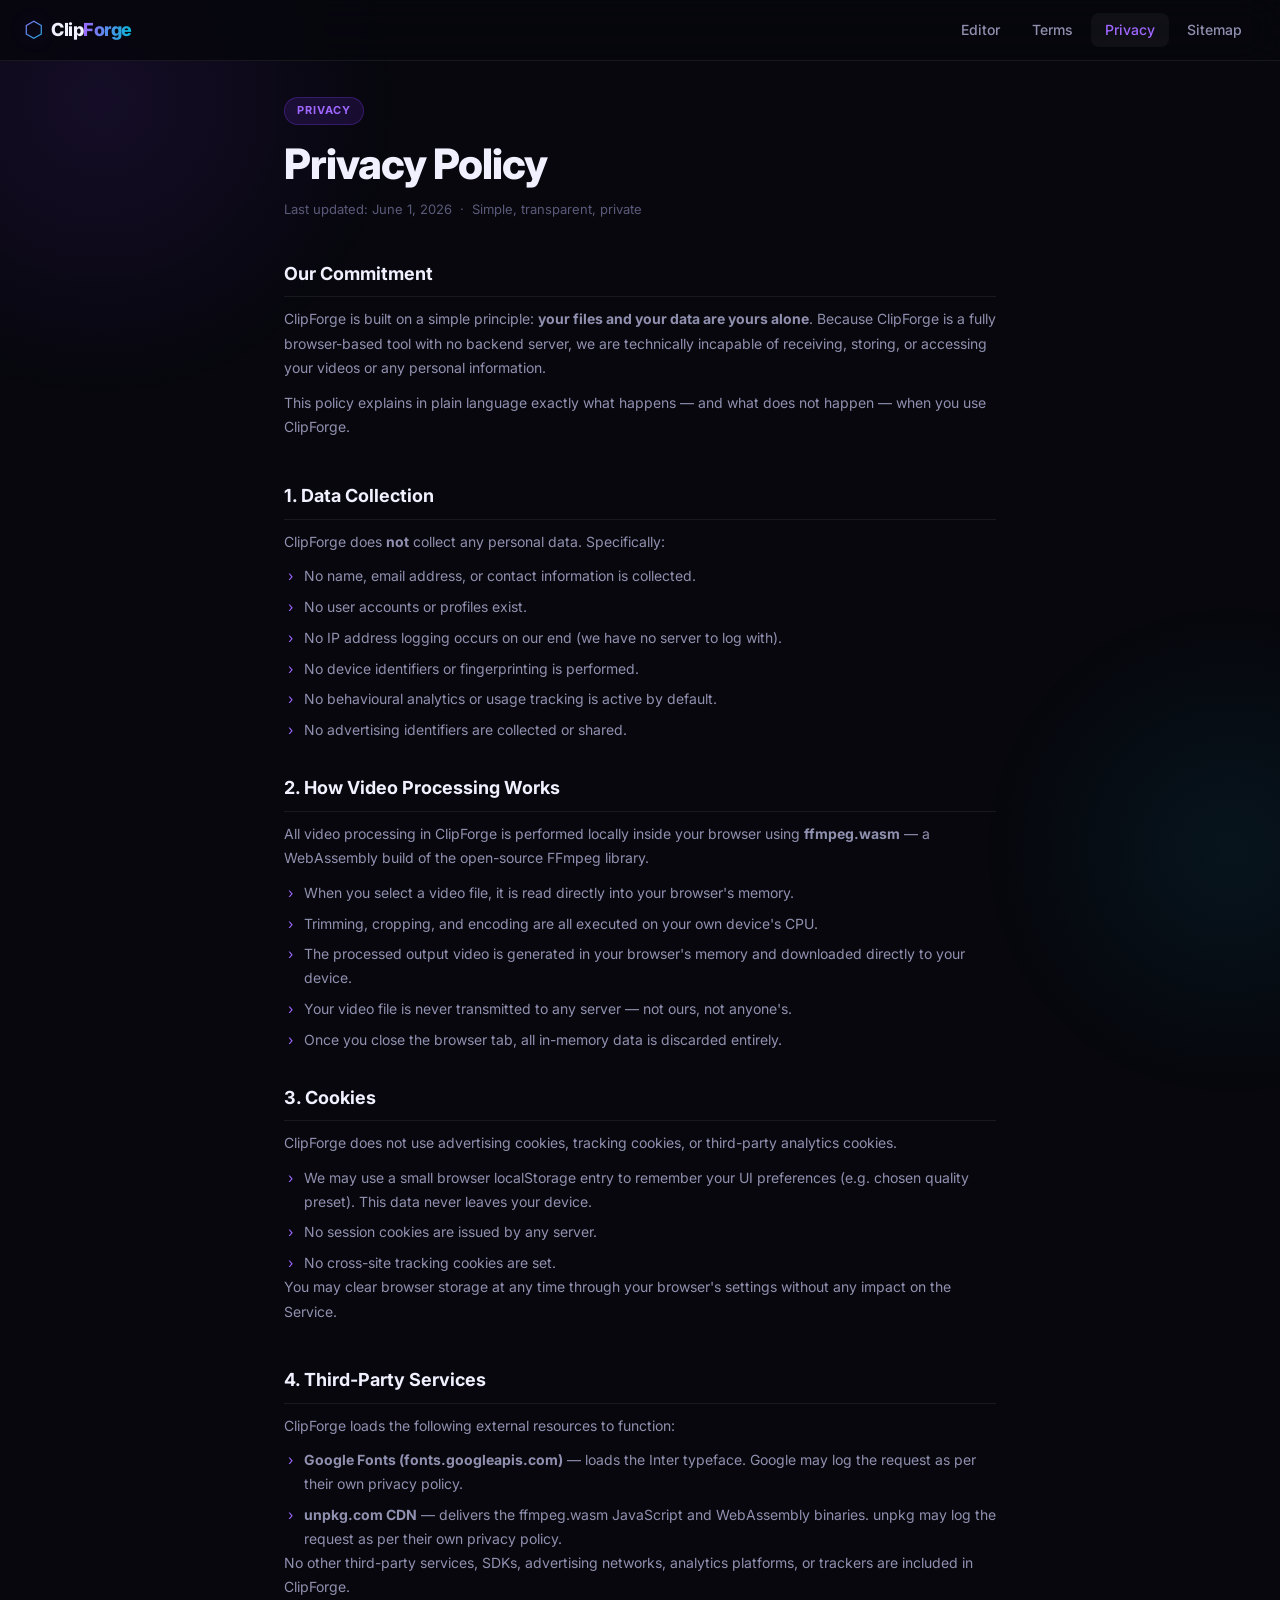
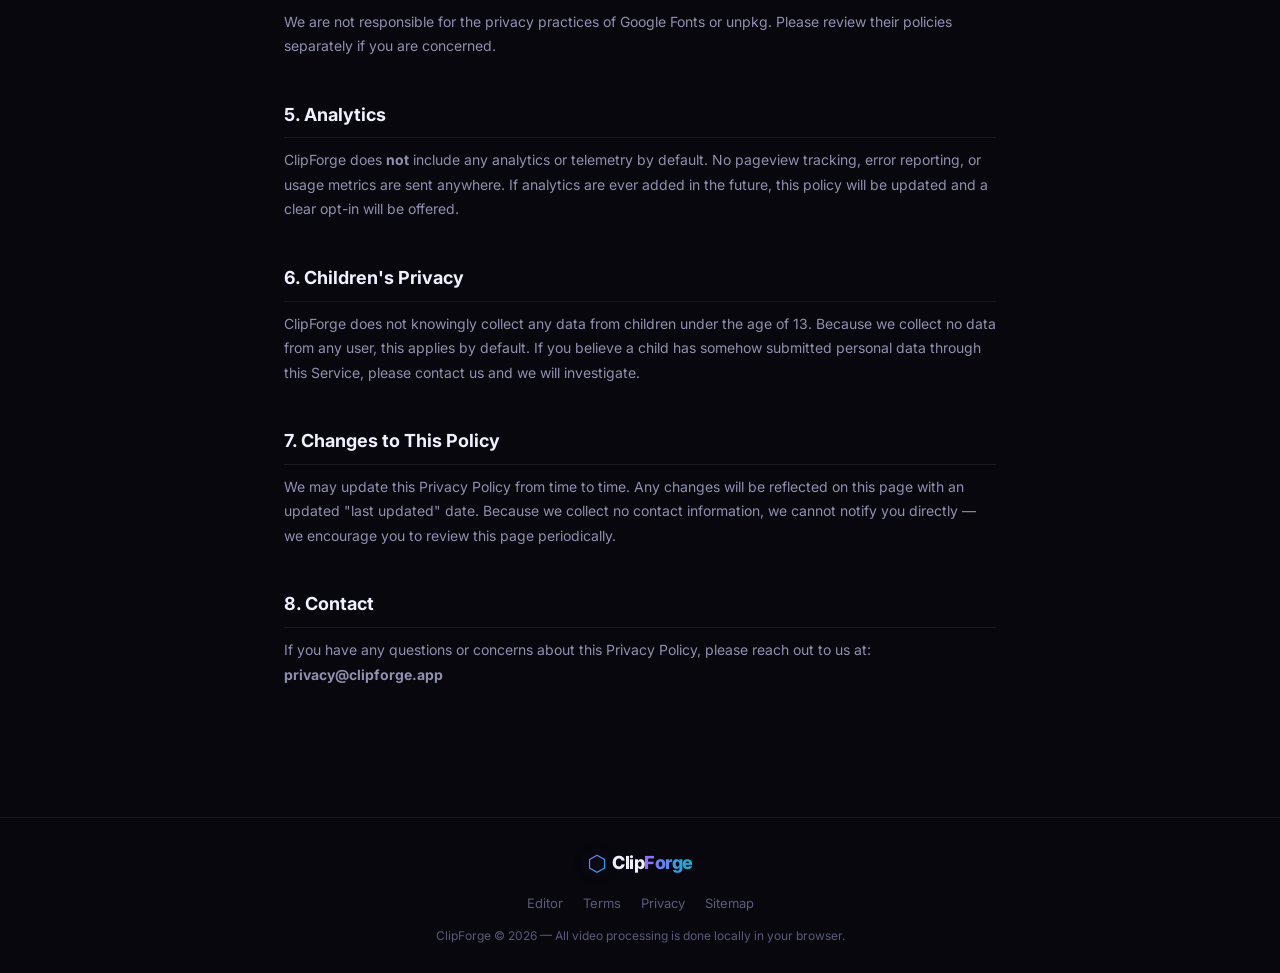
<file: pages/privacy.html>
<!DOCTYPE html>
<html lang="en">
<head>
  <meta charset="UTF-8" />
  <meta name="viewport" content="width=device-width, initial-scale=1.0" />
  <title>Privacy Policy — ClipForge</title>
  <meta name="description" content="ClipForge Privacy Policy. We collect no personal data. All video processing happens locally in your browser." />
  <link rel="preconnect" href="https://fonts.googleapis.com" />
  <link href="https://fonts.googleapis.com/css2?family=Inter:wght@300;400;500;600;700;800;900&display=swap" rel="stylesheet" />
  <link rel="stylesheet" href="../css/style.css" />
</head>
<body>
  <nav class="navbar">
    <div class="nav-inner">
      <a href="../index.html" class="nav-logo">
        <span class="logo-icon">⬡</span>
        <span class="logo-text">Clip<span class="logo-accent">Forge</span></span>
      </a>
      <div class="nav-links">
        <a href="../index.html" class="nav-link">Editor</a>
        <a href="terms.html" class="nav-link">Terms</a>
        <a href="privacy.html" class="nav-link active">Privacy</a>
        <a href="sitemap.html" class="nav-link">Sitemap</a>
      </div>
      <button class="nav-mobile-toggle" id="mobileToggle" aria-label="Menu">
        <span></span><span></span><span></span>
      </button>
    </div>
    <div class="nav-mobile-menu" id="mobileMenu">
      <a href="../index.html" class="nav-link">Editor</a>
      <a href="terms.html" class="nav-link">Terms</a>
      <a href="privacy.html" class="nav-link active">Privacy</a>
      <a href="sitemap.html" class="nav-link">Sitemap</a>
    </div>
  </nav>

  <main class="static-page">
    <div class="static-hero">
      <div class="static-badge">Privacy</div>
      <h1 class="static-title">Privacy Policy</h1>
      <p class="static-meta">Last updated: June 1, 2026 &nbsp;·&nbsp; Simple, transparent, private</p>
    </div>

    <div class="static-body">

      <div class="static-section">
        <h2>Our Commitment</h2>
        <p>ClipForge is built on a simple principle: <strong>your files and your data are yours alone</strong>. Because ClipForge is a fully browser-based tool with no backend server, we are technically incapable of receiving, storing, or accessing your videos or any personal information.</p>
        <p>This policy explains in plain language exactly what happens — and what does not happen — when you use ClipForge.</p>
      </div>

      <div class="static-section">
        <h2>1. Data Collection</h2>
        <p>ClipForge does <strong>not</strong> collect any personal data. Specifically:</p>
        <ul>
          <li>No name, email address, or contact information is collected.</li>
          <li>No user accounts or profiles exist.</li>
          <li>No IP address logging occurs on our end (we have no server to log with).</li>
          <li>No device identifiers or fingerprinting is performed.</li>
          <li>No behavioural analytics or usage tracking is active by default.</li>
          <li>No advertising identifiers are collected or shared.</li>
        </ul>
      </div>

      <div class="static-section">
        <h2>2. How Video Processing Works</h2>
        <p>All video processing in ClipForge is performed locally inside your browser using <strong>ffmpeg.wasm</strong> — a WebAssembly build of the open-source FFmpeg library.</p>
        <ul>
          <li>When you select a video file, it is read directly into your browser's memory.</li>
          <li>Trimming, cropping, and encoding are all executed on your own device's CPU.</li>
          <li>The processed output video is generated in your browser's memory and downloaded directly to your device.</li>
          <li>Your video file is never transmitted to any server — not ours, not anyone's.</li>
          <li>Once you close the browser tab, all in-memory data is discarded entirely.</li>
        </ul>
      </div>

      <div class="static-section">
        <h2>3. Cookies</h2>
        <p>ClipForge does not use advertising cookies, tracking cookies, or third-party analytics cookies.</p>
        <ul>
          <li>We may use a small browser localStorage entry to remember your UI preferences (e.g. chosen quality preset). This data never leaves your device.</li>
          <li>No session cookies are issued by any server.</li>
          <li>No cross-site tracking cookies are set.</li>
        </ul>
        <p>You may clear browser storage at any time through your browser's settings without any impact on the Service.</p>
      </div>

      <div class="static-section">
        <h2>4. Third-Party Services</h2>
        <p>ClipForge loads the following external resources to function:</p>
        <ul>
          <li><strong>Google Fonts (fonts.googleapis.com)</strong> — loads the Inter typeface. Google may log the request as per their own privacy policy.</li>
          <li><strong>unpkg.com CDN</strong> — delivers the ffmpeg.wasm JavaScript and WebAssembly binaries. unpkg may log the request as per their own privacy policy.</li>
        </ul>
        <p>No other third-party services, SDKs, advertising networks, analytics platforms, or trackers are included in ClipForge.</p>
        <p>We are not responsible for the privacy practices of Google Fonts or unpkg. Please review their policies separately if you are concerned.</p>
      </div>

      <div class="static-section">
        <h2>5. Analytics</h2>
        <p>ClipForge does <strong>not</strong> include any analytics or telemetry by default. No pageview tracking, error reporting, or usage metrics are sent anywhere. If analytics are ever added in the future, this policy will be updated and a clear opt-in will be offered.</p>
      </div>

      <div class="static-section">
        <h2>6. Children's Privacy</h2>
        <p>ClipForge does not knowingly collect any data from children under the age of 13. Because we collect no data from any user, this applies by default. If you believe a child has somehow submitted personal data through this Service, please contact us and we will investigate.</p>
      </div>

      <div class="static-section">
        <h2>7. Changes to This Policy</h2>
        <p>We may update this Privacy Policy from time to time. Any changes will be reflected on this page with an updated "last updated" date. Because we collect no contact information, we cannot notify you directly — we encourage you to review this page periodically.</p>
      </div>

      <div class="static-section">
        <h2>8. Contact</h2>
        <p>If you have any questions or concerns about this Privacy Policy, please reach out to us at: <strong>privacy@clipforge.app</strong></p>
      </div>

    </div>
  </main>

  <footer class="footer">
    <div class="footer-inner">
      <div class="footer-brand">
        <span class="logo-icon">⬡</span>
        <span class="logo-text">Clip<span class="logo-accent">Forge</span></span>
      </div>
      <div class="footer-links">
        <a href="../index.html">Editor</a>
        <a href="terms.html">Terms</a>
        <a href="privacy.html">Privacy</a>
        <a href="sitemap.html">Sitemap</a>
      </div>
      <p class="footer-copy">ClipForge © 2026 — All video processing is done locally in your browser.</p>
    </div>
  </footer>

  <script>
    document.getElementById('mobileToggle')?.addEventListener('click', () => {
      document.getElementById('mobileMenu').classList.toggle('open');
    });
  </script>
</body>
</html>
</file>
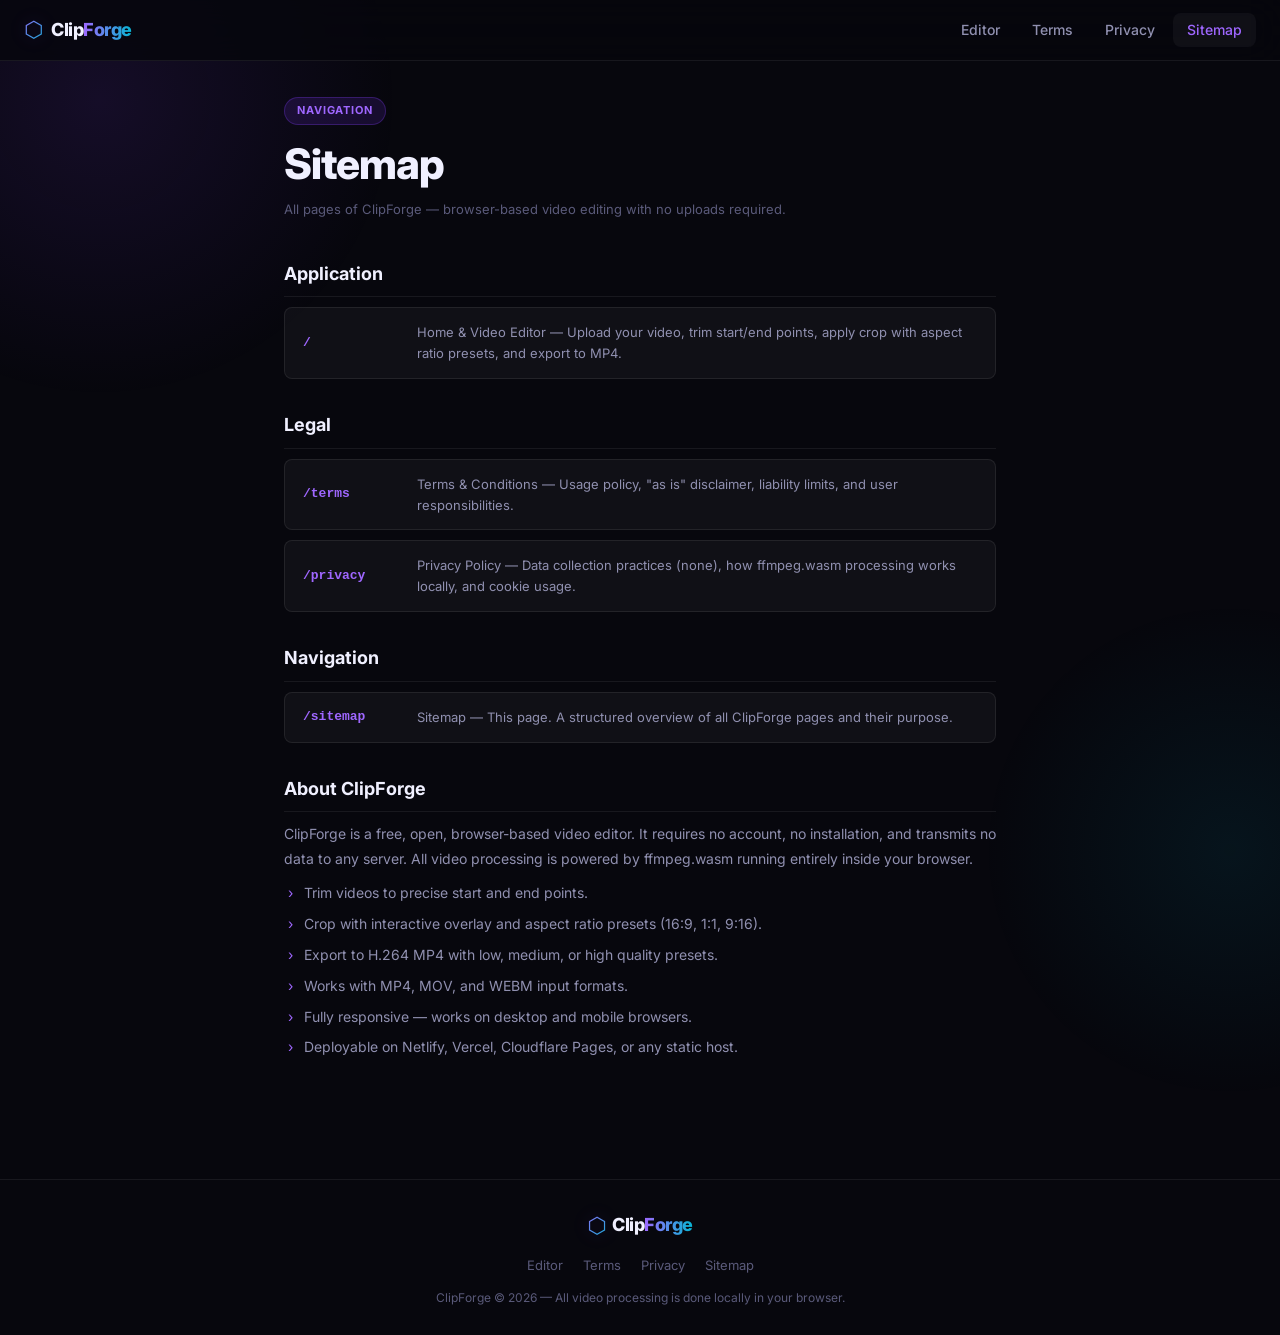
<file: pages/sitemap.html>
<!DOCTYPE html>
<html lang="en">
<head>
  <meta charset="UTF-8" />
  <meta name="viewport" content="width=device-width, initial-scale=1.0" />
  <title>Sitemap — ClipForge</title>
  <meta name="description" content="ClipForge sitemap. Browse all pages of the ClipForge browser-based video editor." />
  <link rel="preconnect" href="https://fonts.googleapis.com" />
  <link href="https://fonts.googleapis.com/css2?family=Inter:wght@300;400;500;600;700;800;900&display=swap" rel="stylesheet" />
  <link rel="stylesheet" href="../css/style.css" />
</head>
<body>
  <nav class="navbar">
    <div class="nav-inner">
      <a href="../index.html" class="nav-logo">
        <span class="logo-icon">⬡</span>
        <span class="logo-text">Clip<span class="logo-accent">Forge</span></span>
      </a>
      <div class="nav-links">
        <a href="../index.html" class="nav-link">Editor</a>
        <a href="terms.html" class="nav-link">Terms</a>
        <a href="privacy.html" class="nav-link">Privacy</a>
        <a href="sitemap.html" class="nav-link active">Sitemap</a>
      </div>
      <button class="nav-mobile-toggle" id="mobileToggle" aria-label="Menu">
        <span></span><span></span><span></span>
      </button>
    </div>
    <div class="nav-mobile-menu" id="mobileMenu">
      <a href="../index.html" class="nav-link">Editor</a>
      <a href="terms.html" class="nav-link">Terms</a>
      <a href="privacy.html" class="nav-link">Privacy</a>
      <a href="sitemap.html" class="nav-link active">Sitemap</a>
    </div>
  </nav>

  <main class="static-page">
    <div class="static-hero">
      <div class="static-badge">Navigation</div>
      <h1 class="static-title">Sitemap</h1>
      <p class="static-meta">All pages of ClipForge — browser-based video editing with no uploads required.</p>
    </div>

    <div class="static-body">

      <div class="static-section">
        <h2>Application</h2>
        <div class="sitemap-grid">
          <a href="../index.html" class="sitemap-item">
            <span class="sitemap-path">/</span>
            <span class="sitemap-desc">Home &amp; Video Editor — Upload your video, trim start/end points, apply crop with aspect ratio presets, and export to MP4.</span>
          </a>
        </div>
      </div>

      <div class="static-section">
        <h2>Legal</h2>
        <div class="sitemap-grid">
          <a href="terms.html" class="sitemap-item">
            <span class="sitemap-path">/terms</span>
            <span class="sitemap-desc">Terms &amp; Conditions — Usage policy, "as is" disclaimer, liability limits, and user responsibilities.</span>
          </a>
          <a href="privacy.html" class="sitemap-item">
            <span class="sitemap-path">/privacy</span>
            <span class="sitemap-desc">Privacy Policy — Data collection practices (none), how ffmpeg.wasm processing works locally, and cookie usage.</span>
          </a>
        </div>
      </div>

      <div class="static-section">
        <h2>Navigation</h2>
        <div class="sitemap-grid">
          <a href="sitemap.html" class="sitemap-item">
            <span class="sitemap-path">/sitemap</span>
            <span class="sitemap-desc">Sitemap — This page. A structured overview of all ClipForge pages and their purpose.</span>
          </a>
        </div>
      </div>

      <div class="static-section">
        <h2>About ClipForge</h2>
        <p>ClipForge is a free, open, browser-based video editor. It requires no account, no installation, and transmits no data to any server. All video processing is powered by ffmpeg.wasm running entirely inside your browser.</p>
        <ul>
          <li>Trim videos to precise start and end points.</li>
          <li>Crop with interactive overlay and aspect ratio presets (16:9, 1:1, 9:16).</li>
          <li>Export to H.264 MP4 with low, medium, or high quality presets.</li>
          <li>Works with MP4, MOV, and WEBM input formats.</li>
          <li>Fully responsive — works on desktop and mobile browsers.</li>
          <li>Deployable on Netlify, Vercel, Cloudflare Pages, or any static host.</li>
        </ul>
      </div>

    </div>
  </main>

  <footer class="footer">
    <div class="footer-inner">
      <div class="footer-brand">
        <span class="logo-icon">⬡</span>
        <span class="logo-text">Clip<span class="logo-accent">Forge</span></span>
      </div>
      <div class="footer-links">
        <a href="../index.html">Editor</a>
        <a href="terms.html">Terms</a>
        <a href="privacy.html">Privacy</a>
        <a href="sitemap.html">Sitemap</a>
      </div>
      <p class="footer-copy">ClipForge © 2026 — All video processing is done locally in your browser.</p>
    </div>
  </footer>

  <script>
    document.getElementById('mobileToggle')?.addEventListener('click', () => {
      document.getElementById('mobileMenu').classList.toggle('open');
    });
  </script>
</body>
</html>
</file>
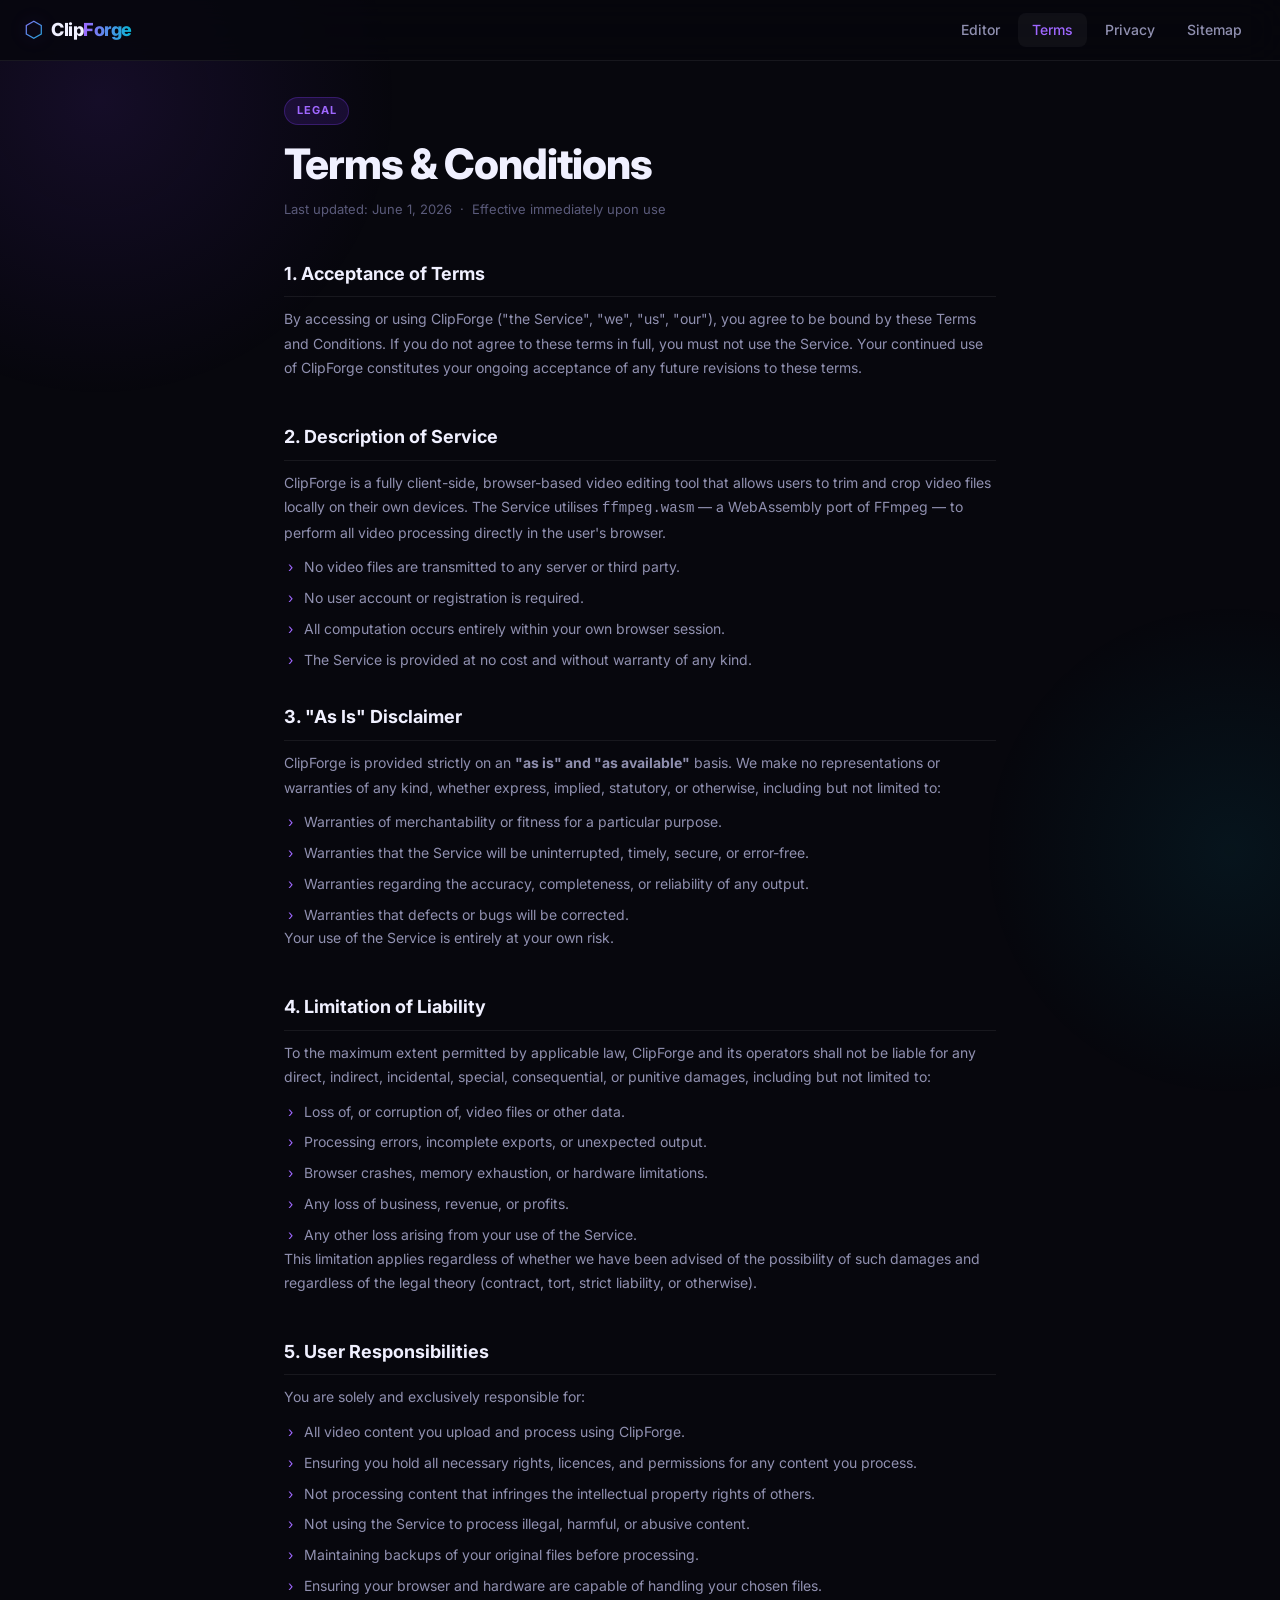
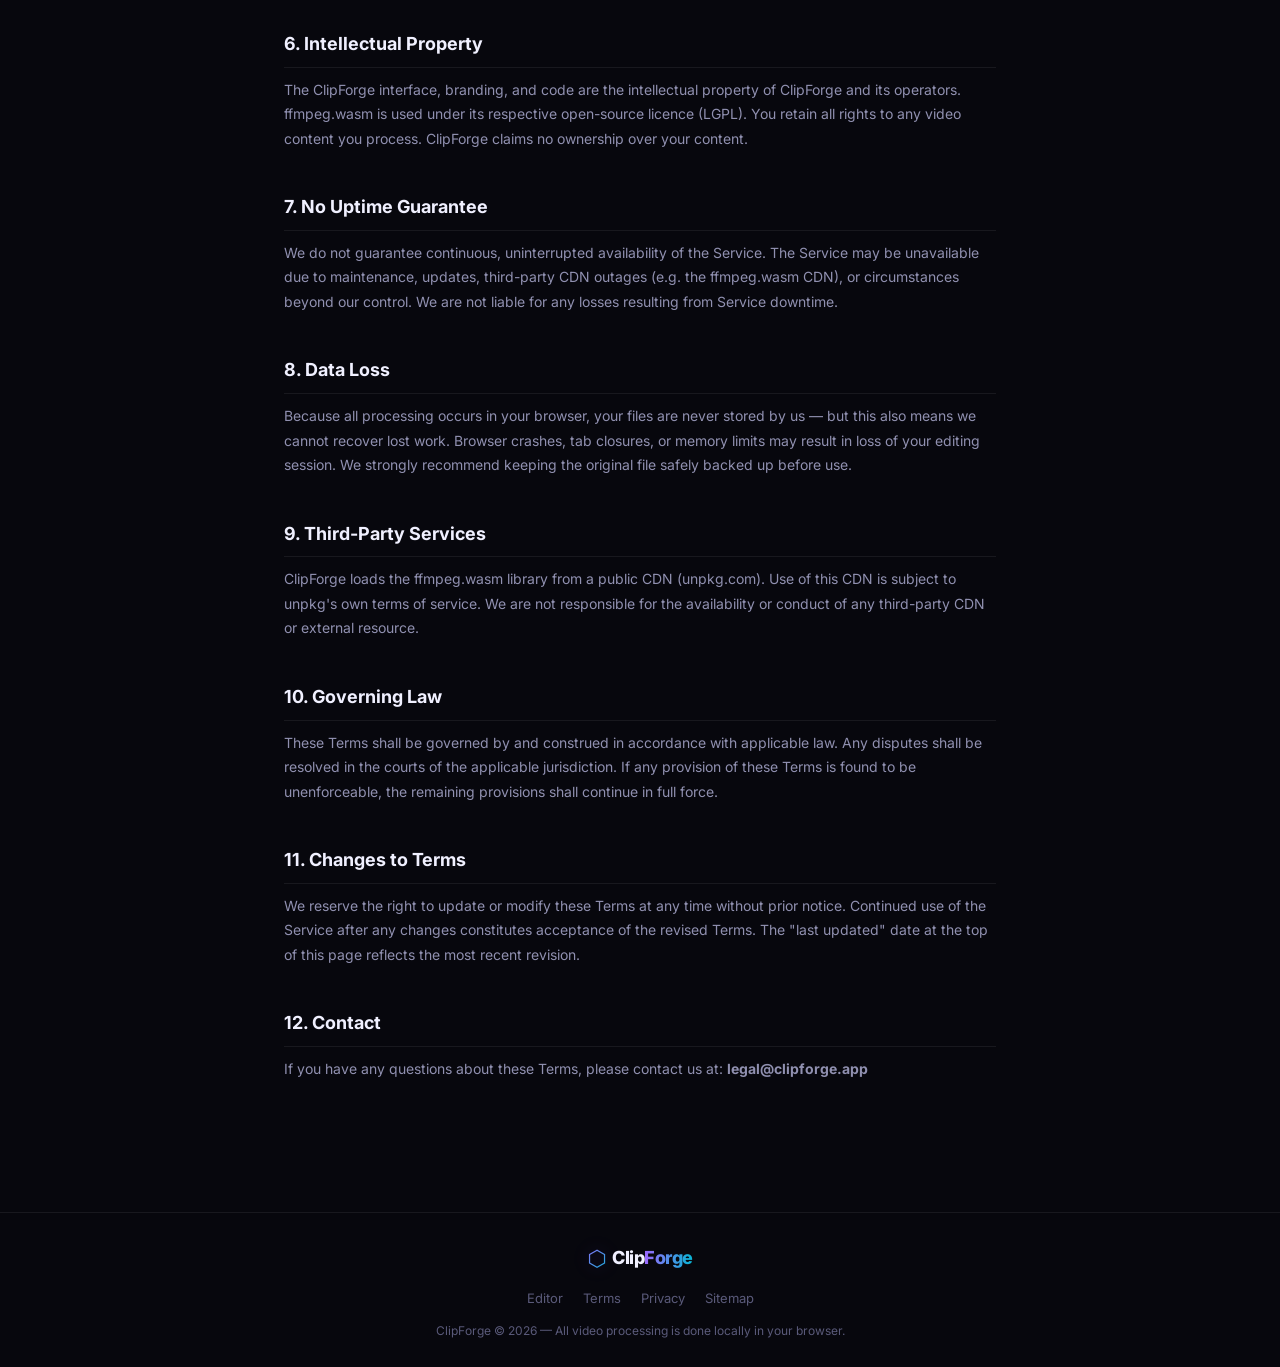
<file: pages/terms.html>
<!DOCTYPE html>
<html lang="en">
<head>
  <meta charset="UTF-8" />
  <meta name="viewport" content="width=device-width, initial-scale=1.0" />
  <title>Terms & Conditions — ClipForge</title>
  <meta name="description" content="ClipForge Terms and Conditions. Read our usage policy for this browser-based video editing tool." />
  <link rel="preconnect" href="https://fonts.googleapis.com" />
  <link href="https://fonts.googleapis.com/css2?family=Inter:wght@300;400;500;600;700;800;900&display=swap" rel="stylesheet" />
  <link rel="stylesheet" href="../css/style.css" />
</head>
<body>
  <nav class="navbar">
    <div class="nav-inner">
      <a href="../index.html" class="nav-logo">
        <span class="logo-icon">⬡</span>
        <span class="logo-text">Clip<span class="logo-accent">Forge</span></span>
      </a>
      <div class="nav-links">
        <a href="../index.html" class="nav-link">Editor</a>
        <a href="terms.html" class="nav-link active">Terms</a>
        <a href="privacy.html" class="nav-link">Privacy</a>
        <a href="sitemap.html" class="nav-link">Sitemap</a>
      </div>
      <button class="nav-mobile-toggle" id="mobileToggle" aria-label="Menu">
        <span></span><span></span><span></span>
      </button>
    </div>
    <div class="nav-mobile-menu" id="mobileMenu">
      <a href="../index.html" class="nav-link">Editor</a>
      <a href="terms.html" class="nav-link active">Terms</a>
      <a href="privacy.html" class="nav-link">Privacy</a>
      <a href="sitemap.html" class="nav-link">Sitemap</a>
    </div>
  </nav>

  <main class="static-page">
    <div class="static-hero">
      <div class="static-badge">Legal</div>
      <h1 class="static-title">Terms &amp; Conditions</h1>
      <p class="static-meta">Last updated: June 1, 2026 &nbsp;·&nbsp; Effective immediately upon use</p>
    </div>

    <div class="static-body">

      <div class="static-section">
        <h2>1. Acceptance of Terms</h2>
        <p>By accessing or using ClipForge ("the Service", "we", "us", "our"), you agree to be bound by these Terms and Conditions. If you do not agree to these terms in full, you must not use the Service. Your continued use of ClipForge constitutes your ongoing acceptance of any future revisions to these terms.</p>
      </div>

      <div class="static-section">
        <h2>2. Description of Service</h2>
        <p>ClipForge is a fully client-side, browser-based video editing tool that allows users to trim and crop video files locally on their own devices. The Service utilises <code>ffmpeg.wasm</code> — a WebAssembly port of FFmpeg — to perform all video processing directly in the user's browser.</p>
        <ul>
          <li>No video files are transmitted to any server or third party.</li>
          <li>No user account or registration is required.</li>
          <li>All computation occurs entirely within your own browser session.</li>
          <li>The Service is provided at no cost and without warranty of any kind.</li>
        </ul>
      </div>

      <div class="static-section">
        <h2>3. "As Is" Disclaimer</h2>
        <p>ClipForge is provided strictly on an <strong>"as is" and "as available"</strong> basis. We make no representations or warranties of any kind, whether express, implied, statutory, or otherwise, including but not limited to:</p>
        <ul>
          <li>Warranties of merchantability or fitness for a particular purpose.</li>
          <li>Warranties that the Service will be uninterrupted, timely, secure, or error-free.</li>
          <li>Warranties regarding the accuracy, completeness, or reliability of any output.</li>
          <li>Warranties that defects or bugs will be corrected.</li>
        </ul>
        <p>Your use of the Service is entirely at your own risk.</p>
      </div>

      <div class="static-section">
        <h2>4. Limitation of Liability</h2>
        <p>To the maximum extent permitted by applicable law, ClipForge and its operators shall not be liable for any direct, indirect, incidental, special, consequential, or punitive damages, including but not limited to:</p>
        <ul>
          <li>Loss of, or corruption of, video files or other data.</li>
          <li>Processing errors, incomplete exports, or unexpected output.</li>
          <li>Browser crashes, memory exhaustion, or hardware limitations.</li>
          <li>Any loss of business, revenue, or profits.</li>
          <li>Any other loss arising from your use of the Service.</li>
        </ul>
        <p>This limitation applies regardless of whether we have been advised of the possibility of such damages and regardless of the legal theory (contract, tort, strict liability, or otherwise).</p>
      </div>

      <div class="static-section">
        <h2>5. User Responsibilities</h2>
        <p>You are solely and exclusively responsible for:</p>
        <ul>
          <li>All video content you upload and process using ClipForge.</li>
          <li>Ensuring you hold all necessary rights, licences, and permissions for any content you process.</li>
          <li>Not processing content that infringes the intellectual property rights of others.</li>
          <li>Not using the Service to process illegal, harmful, or abusive content.</li>
          <li>Maintaining backups of your original files before processing.</li>
          <li>Ensuring your browser and hardware are capable of handling your chosen files.</li>
        </ul>
      </div>

      <div class="static-section">
        <h2>6. Intellectual Property</h2>
        <p>The ClipForge interface, branding, and code are the intellectual property of ClipForge and its operators. ffmpeg.wasm is used under its respective open-source licence (LGPL). You retain all rights to any video content you process. ClipForge claims no ownership over your content.</p>
      </div>

      <div class="static-section">
        <h2>7. No Uptime Guarantee</h2>
        <p>We do not guarantee continuous, uninterrupted availability of the Service. The Service may be unavailable due to maintenance, updates, third-party CDN outages (e.g. the ffmpeg.wasm CDN), or circumstances beyond our control. We are not liable for any losses resulting from Service downtime.</p>
      </div>

      <div class="static-section">
        <h2>8. Data Loss</h2>
        <p>Because all processing occurs in your browser, your files are never stored by us — but this also means we cannot recover lost work. Browser crashes, tab closures, or memory limits may result in loss of your editing session. We strongly recommend keeping the original file safely backed up before use.</p>
      </div>

      <div class="static-section">
        <h2>9. Third-Party Services</h2>
        <p>ClipForge loads the ffmpeg.wasm library from a public CDN (unpkg.com). Use of this CDN is subject to unpkg's own terms of service. We are not responsible for the availability or conduct of any third-party CDN or external resource.</p>
      </div>

      <div class="static-section">
        <h2>10. Governing Law</h2>
        <p>These Terms shall be governed by and construed in accordance with applicable law. Any disputes shall be resolved in the courts of the applicable jurisdiction. If any provision of these Terms is found to be unenforceable, the remaining provisions shall continue in full force.</p>
      </div>

      <div class="static-section">
        <h2>11. Changes to Terms</h2>
        <p>We reserve the right to update or modify these Terms at any time without prior notice. Continued use of the Service after any changes constitutes acceptance of the revised Terms. The "last updated" date at the top of this page reflects the most recent revision.</p>
      </div>

      <div class="static-section">
        <h2>12. Contact</h2>
        <p>If you have any questions about these Terms, please contact us at: <strong>legal@clipforge.app</strong></p>
      </div>

    </div>
  </main>

  <footer class="footer">
    <div class="footer-inner">
      <div class="footer-brand">
        <span class="logo-icon">⬡</span>
        <span class="logo-text">Clip<span class="logo-accent">Forge</span></span>
      </div>
      <div class="footer-links">
        <a href="../index.html">Editor</a>
        <a href="terms.html">Terms</a>
        <a href="privacy.html">Privacy</a>
        <a href="sitemap.html">Sitemap</a>
      </div>
      <p class="footer-copy">ClipForge © 2026 — All video processing is done locally in your browser.</p>
    </div>
  </footer>

  <script>
    document.getElementById('mobileToggle')?.addEventListener('click', () => {
      document.getElementById('mobileMenu').classList.toggle('open');
    });
  </script>
</body>
</html>
</file>
<file: css/style.css>
/* ===========================
   CLIPFORGE — MAIN STYLES
   =========================== */

*, *::before, *::after { box-sizing: border-box; margin: 0; padding: 0; }

:root {
  --bg: #07070D;
  --bg2: #0E0E1A;
  --bg3: #141422;
  --glass: rgba(255,255,255,0.04);
  --glass-border: rgba(255,255,255,0.08);
  --glass-hover: rgba(255,255,255,0.07);
  --primary: #7C3AED;
  --primary-light: #9F67FF;
  --primary-glow: rgba(124,58,237,0.3);
  --accent: #06B6D4;
  --accent-glow: rgba(6,182,212,0.2);
  --red: #EF4444;
  --green: #10B981;
  --text: #F0F0FF;
  --text2: #9090B0;
  --text3: #5A5A7A;
  --border: rgba(255,255,255,0.07);
  --radius: 14px;
  --radius-sm: 8px;
  --radius-lg: 20px;
  --font: 'Inter', system-ui, sans-serif;
  --transition: 0.2s cubic-bezier(0.4,0,0.2,1);
}

html { scroll-behavior: smooth; }

body {
  font-family: var(--font);
  background: var(--bg);
  color: var(--text);
  min-height: 100vh;
  line-height: 1.6;
  -webkit-font-smoothing: antialiased;
  overflow-x: hidden;
}

/* Background glow orbs */
body::before {
  content: '';
  position: fixed;
  top: -200px; left: -200px;
  width: 600px; height: 600px;
  background: radial-gradient(circle, rgba(124,58,237,0.12) 0%, transparent 70%);
  pointer-events: none;
  z-index: 0;
}
body::after {
  content: '';
  position: fixed;
  bottom: -200px; right: -200px;
  width: 500px; height: 500px;
  background: radial-gradient(circle, rgba(6,182,212,0.08) 0%, transparent 70%);
  pointer-events: none;
  z-index: 0;
}

/* ========================
   NAVBAR
   ======================== */
.navbar {
  position: fixed;
  top: 0; left: 0; right: 0;
  z-index: 100;
  background: rgba(7,7,13,0.85);
  backdrop-filter: blur(20px);
  -webkit-backdrop-filter: blur(20px);
  border-bottom: 1px solid var(--border);
}
.nav-inner {
  max-width: 1280px;
  margin: 0 auto;
  padding: 0 24px;
  height: 60px;
  display: flex;
  align-items: center;
  gap: 32px;
}
.nav-logo {
  text-decoration: none;
  display: flex;
  align-items: center;
  gap: 8px;
  flex-shrink: 0;
}
.logo-icon {
  font-size: 22px;
  background: linear-gradient(135deg, var(--primary-light), var(--accent));
  -webkit-background-clip: text;
  -webkit-text-fill-color: transparent;
  background-clip: text;
  filter: drop-shadow(0 0 8px var(--primary-glow));
}
.logo-text {
  font-size: 18px;
  font-weight: 800;
  color: var(--text);
  letter-spacing: -0.5px;
}
.logo-accent {
  background: linear-gradient(90deg, var(--primary-light), var(--accent));
  -webkit-background-clip: text;
  -webkit-text-fill-color: transparent;
  background-clip: text;
}
.nav-links {
  display: flex;
  align-items: center;
  gap: 4px;
  margin-left: auto;
}
.nav-link {
  text-decoration: none;
  color: var(--text2);
  font-size: 14px;
  font-weight: 500;
  padding: 6px 14px;
  border-radius: var(--radius-sm);
  transition: color var(--transition), background var(--transition);
}
.nav-link:hover, .nav-link.active {
  color: var(--text);
  background: var(--glass);
}
.nav-link.active { color: var(--primary-light); }

.nav-mobile-toggle {
  display: none;
  flex-direction: column;
  gap: 5px;
  background: none;
  border: none;
  cursor: pointer;
  padding: 4px;
  margin-left: auto;
}
.nav-mobile-toggle span {
  display: block;
  width: 22px;
  height: 2px;
  background: var(--text2);
  border-radius: 2px;
  transition: var(--transition);
}
.nav-mobile-menu {
  display: none;
  flex-direction: column;
  padding: 12px 24px 16px;
  gap: 4px;
  border-top: 1px solid var(--border);
}
.nav-mobile-menu.open { display: flex; }

@media (max-width: 640px) {
  .nav-links { display: none; }
  .nav-mobile-toggle { display: flex; }
}

/* ========================
   HERO (SEO-rich)
   ======================== */
.hero-wrap {
  padding-top: 84px;
  display: flex;
  justify-content: center;
  position: relative;
  z-index: 1;
}
.hero-content {
  max-width: 760px;
  text-align: center;
  display: flex;
  flex-direction: column;
  align-items: center;
  gap: 18px;
  padding: 0 24px;
}
.hero-badge {
  display: inline-flex;
  align-items: center;
  gap: 8px;
  background: var(--glass);
  border: 1px solid var(--glass-border);
  padding: 6px 14px;
  border-radius: 100px;
  font-size: 12px;
  color: var(--text2);
  backdrop-filter: blur(10px);
}
.badge-dot {
  width: 6px; height: 6px;
  border-radius: 50%;
  background: var(--green);
  box-shadow: 0 0 6px var(--green);
  animation: pulse-dot 2s ease-in-out infinite;
}
@keyframes pulse-dot {
  0%, 100% { opacity: 1; }
  50% { opacity: 0.4; }
}
.hero-h1 {
  font-size: clamp(28px, 4.5vw, 46px);
  font-weight: 800;
  letter-spacing: -1.2px;
  line-height: 1.12;
}
.hero-accent-text {
  background: linear-gradient(90deg, var(--primary-light), var(--accent));
  -webkit-background-clip: text;
  -webkit-text-fill-color: transparent;
  background-clip: text;
}
.hero-sub {
  font-size: 15px;
  color: var(--text2);
  line-height: 1.7;
  max-width: 620px;
}
.hero-sub strong { color: var(--text); font-weight: 600; }
.hero-pills {
  display: flex;
  flex-wrap: wrap;
  gap: 8px;
  justify-content: center;
  margin-top: 4px;
}
.hero-pill {
  font-size: 12px;
  font-weight: 600;
  color: var(--green);
  background: rgba(16,185,129,0.1);
  border: 1px solid rgba(16,185,129,0.25);
  padding: 5px 12px;
  border-radius: 100px;
}

/* ========================
   INFO / SEO CONTENT SECTIONS
   ======================== */
.info-section {
  max-width: 1280px;
  margin: 0 auto;
  padding: 24px 24px 60px;
  position: relative;
  z-index: 1;
}
.info-inner { display: flex; flex-direction: column; gap: 56px; }
.info-block { display: flex; flex-direction: column; gap: 24px; }
.info-h2 {
  font-size: clamp(22px, 3vw, 30px);
  font-weight: 800;
  letter-spacing: -0.5px;
  text-align: center;
}

.steps-grid {
  display: grid;
  grid-template-columns: repeat(3, 1fr);
  gap: 16px;
}
@media (max-width: 800px) { .steps-grid { grid-template-columns: 1fr; } }
.step-card {
  background: var(--glass);
  border: 1px solid var(--glass-border);
  border-radius: var(--radius);
  padding: 24px 20px;
  display: flex;
  flex-direction: column;
  gap: 8px;
  backdrop-filter: blur(10px);
}
.step-num {
  width: 28px; height: 28px;
  border-radius: 50%;
  background: linear-gradient(135deg, var(--primary), var(--accent));
  color: white;
  font-size: 13px;
  font-weight: 700;
  display: flex;
  align-items: center;
  justify-content: center;
  margin-bottom: 4px;
}
.step-title { font-size: 16px; font-weight: 700; }
.step-desc { font-size: 13px; color: var(--text2); line-height: 1.65; }

.why-grid {
  display: grid;
  grid-template-columns: repeat(2, 1fr);
  gap: 16px;
}
@media (max-width: 800px) { .why-grid { grid-template-columns: 1fr; } }
.why-card {
  background: var(--glass);
  border: 1px solid var(--glass-border);
  border-radius: var(--radius);
  padding: 22px 20px;
  backdrop-filter: blur(10px);
}
.why-title {
  font-size: 15px;
  font-weight: 700;
  margin-bottom: 6px;
  color: var(--primary-light);
}
.why-desc { font-size: 13px; color: var(--text2); line-height: 1.65; }


/* ========================
   MAIN LAYOUT
   ======================== */
.app-main {
  max-width: 1280px;
  margin: 0 auto;
  padding: 16px 24px 48px;
  position: relative;
  z-index: 1;
}

/* ========================
   UPLOAD ZONE
   ======================== */
.upload-section { padding: 16px 0 40px; }

.upload-zone {
  border: 2px dashed var(--glass-border);
  border-radius: var(--radius-lg);
  min-height: 380px;
  display: flex;
  align-items: center;
  justify-content: center;
  position: relative;
  overflow: hidden;
  background: var(--glass);
  cursor: pointer;
  transition: border-color var(--transition), background var(--transition);
}
.upload-zone:hover, .upload-zone.drag-over {
  border-color: var(--primary);
  background: rgba(124,58,237,0.05);
}
.upload-zone.drag-over { border-style: solid; }

.upload-waveform {
  position: absolute;
  inset: 0;
  display: flex;
  align-items: flex-end;
  justify-content: center;
  padding-bottom: 0;
  opacity: 0.15;
  pointer-events: none;
}
.waveform-bars {
  display: flex;
  align-items: flex-end;
  gap: 3px;
  height: 100%;
  width: 100%;
  padding: 0 20px;
}
.waveform-bar {
  flex: 1;
  border-radius: 3px 3px 0 0;
  background: linear-gradient(180deg, var(--primary-light), var(--accent));
  animation: wave-anim var(--dur, 1.2s) ease-in-out infinite alternate;
  animation-delay: var(--delay, 0s);
}
@keyframes wave-anim {
  from { transform: scaleY(0.2); }
  to { transform: scaleY(1); }
}

.upload-content {
  position: relative;
  z-index: 1;
  text-align: center;
  display: flex;
  flex-direction: column;
  align-items: center;
  gap: 12px;
  padding: 40px 24px;
}
.upload-icon {
  width: 64px; height: 64px;
  background: var(--glass);
  border: 1px solid var(--glass-border);
  border-radius: var(--radius);
  display: flex;
  align-items: center;
  justify-content: center;
  color: var(--primary-light);
}
.upload-icon svg { width: 28px; height: 28px; }
.upload-title {
  font-size: clamp(22px, 3vw, 32px);
  font-weight: 800;
  letter-spacing: -0.5px;
}
.upload-sub { color: var(--text2); font-size: 14px; }

/* ========================
   BUTTONS
   ======================== */
.btn {
  display: inline-flex;
  align-items: center;
  gap: 8px;
  padding: 10px 20px;
  border-radius: var(--radius-sm);
  font-size: 14px;
  font-weight: 600;
  font-family: var(--font);
  border: none;
  cursor: pointer;
  text-decoration: none;
  transition: all var(--transition);
  white-space: nowrap;
}
.btn-primary {
  background: linear-gradient(135deg, var(--primary), var(--primary-light));
  color: white;
  box-shadow: 0 4px 16px var(--primary-glow);
}
.btn-primary:hover {
  transform: translateY(-1px);
  box-shadow: 0 6px 24px var(--primary-glow);
}
.btn-secondary {
  background: var(--glass);
  border: 1px solid var(--glass-border);
  color: var(--text);
}
.btn-secondary:hover {
  background: var(--glass-hover);
  border-color: var(--primary);
  color: var(--primary-light);
}
.btn-ghost {
  background: none;
  border: none;
  color: var(--text2);
  padding: 4px 10px;
}
.btn-ghost:hover { color: var(--text); background: var(--glass); }
.btn-sm { padding: 5px 12px; font-size: 12px; }
.btn-full { width: 100%; justify-content: center; }
.btn-export {
  margin-top: 4px;
  padding: 13px 20px;
  font-size: 15px;
}
.btn:disabled {
  opacity: 0.4;
  cursor: not-allowed;
  transform: none !important;
}

/* ========================
   EDITOR SECTION
   ======================== */
.editor-section { display: flex; flex-direction: column; gap: 16px; }
.editor-top {
  display: grid;
  grid-template-columns: 1fr 340px;
  gap: 16px;
  align-items: start;
}
@media (max-width: 960px) {
  .editor-top { grid-template-columns: 1fr; }
}

/* ========================
   GLASS PANEL
   ======================== */
.glass-panel {
  background: var(--glass);
  border: 1px solid var(--glass-border);
  border-radius: var(--radius);
  backdrop-filter: blur(12px);
  -webkit-backdrop-filter: blur(12px);
  overflow: hidden;
}
.panel-header {
  display: flex;
  align-items: center;
  justify-content: space-between;
  padding: 14px 18px 12px;
  border-bottom: 1px solid var(--border);
}
.panel-title {
  font-size: 13px;
  font-weight: 600;
  color: var(--text2);
  text-transform: uppercase;
  letter-spacing: 0.06em;
}
.panel-actions { display: flex; align-items: center; gap: 8px; }

/* ========================
   VIDEO
   ======================== */
.video-panel { display: flex; flex-direction: column; }
.video-wrap {
  position: relative;
  background: #000;
  width: 100%;
  aspect-ratio: 16/9;
  display: flex;
  align-items: center;
  justify-content: center;
  overflow: hidden;
}
#videoPlayer {
  max-width: 100%;
  max-height: 100%;
  width: 100%;
  height: 100%;
  object-fit: contain;
  display: block;
}
.file-badge {
  background: var(--bg3);
  border: 1px solid var(--border);
  padding: 3px 10px;
  border-radius: 100px;
  font-size: 11px;
  color: var(--text2);
  max-width: 180px;
  overflow: hidden;
  text-overflow: ellipsis;
  white-space: nowrap;
}

/* ========================
   PLAYBACK CONTROLS
   ======================== */
.playback-controls {
  display: flex;
  align-items: center;
  gap: 12px;
  padding: 12px 16px;
  border-top: 1px solid var(--border);
}
.ctrl-btn {
  width: 36px; height: 36px;
  border-radius: 50%;
  background: var(--glass);
  border: 1px solid var(--glass-border);
  color: var(--text);
  display: flex;
  align-items: center;
  justify-content: center;
  cursor: pointer;
  transition: all var(--transition);
  flex-shrink: 0;
}
.ctrl-btn:hover { background: var(--primary); border-color: var(--primary); }
.seek-wrap { flex: 1; }
.seek-track {
  position: relative;
  height: 20px;
  display: flex;
  align-items: center;
  cursor: pointer;
}
.seek-range-bg, .seek-progress {
  position: absolute;
  height: 4px;
  border-radius: 4px;
  pointer-events: none;
}
.seek-range-bg {
  background: rgba(124,58,237,0.25);
  left: 0; right: 0;
}
.seek-progress {
  background: linear-gradient(90deg, var(--primary), var(--accent));
  left: 0;
  width: 0%;
}
.seek-slider {
  position: absolute;
  inset: 0;
  width: 100%;
  height: 100%;
  opacity: 0;
  cursor: pointer;
  margin: 0;
}
.time-display {
  font-size: 12px;
  font-weight: 500;
  color: var(--text2);
  font-variant-numeric: tabular-nums;
  white-space: nowrap;
  flex-shrink: 0;
}

/* ========================
   TOOLS PANEL
   ======================== */
.tools-panel { display: flex; flex-direction: column; }
.tool-tabs {
  display: flex;
  gap: 4px;
  padding: 12px 12px 0;
}
.tool-tab {
  flex: 1;
  display: flex;
  align-items: center;
  justify-content: center;
  gap: 6px;
  padding: 8px 4px;
  border-radius: var(--radius-sm) var(--radius-sm) 0 0;
  background: none;
  border: none;
  color: var(--text3);
  font-size: 12px;
  font-weight: 600;
  font-family: var(--font);
  cursor: pointer;
  transition: all var(--transition);
  border-bottom: 2px solid transparent;
}
.tool-tab:hover { color: var(--text2); }
.tool-tab.active {
  color: var(--primary-light);
  border-bottom-color: var(--primary-light);
}
.tab-content {
  padding: 16px;
  display: flex;
  flex-direction: column;
  gap: 14px;
  flex: 1;
}

/* ========================
   TRIM
   ======================== */
.trim-timeline {
  position: relative;
  height: 44px;
  background: var(--bg3);
  border-radius: var(--radius-sm);
  border: 1px solid var(--border);
  overflow: visible;
  margin: 4px 10px;
}
.trim-range {
  position: absolute;
  top: 0; bottom: 0;
  background: rgba(124,58,237,0.2);
  border-top: 2px solid var(--primary);
  border-bottom: 2px solid var(--primary);
  pointer-events: none;
}
.trim-thumb {
  position: absolute;
  top: 50%;
  transform: translateY(-50%);
  width: 14px; height: 32px;
  border-radius: 4px;
  cursor: ew-resize;
  z-index: 3;
}
.trim-thumb-start {
  background: linear-gradient(135deg, var(--primary), var(--primary-light));
  left: 0;
  transform: translate(-50%, -50%);
}
.trim-thumb-end {
  background: linear-gradient(135deg, var(--accent), var(--primary-light));
  right: 0;
  transform: translate(50%, -50%);
}
.trim-playhead {
  position: absolute;
  top: -4px; bottom: -4px;
  width: 2px;
  background: white;
  opacity: 0.6;
  pointer-events: none;
  left: 0%;
}

.field-row {
  display: flex;
  gap: 10px;
  align-items: center;
  min-width: 0;
}
.field { flex: 1; display: flex; flex-direction: column; gap: 5px; min-width: 0; }
.field-divider { color: var(--text3); font-size: 14px; flex-shrink: 0; }
.field-label {
  font-size: 11px;
  font-weight: 600;
  color: var(--text3);
  text-transform: uppercase;
  letter-spacing: 0.05em;
}
.mb-8 { margin-bottom: 8px; }

.time-input-wrap, .filename-input-wrap {
  display: flex;
  align-items: center;
  background: var(--bg3);
  border: 1px solid var(--border);
  border-radius: var(--radius-sm);
  overflow: hidden;
  transition: border-color var(--transition);
  min-width: 0;
}
.time-input-wrap:focus-within, .filename-input-wrap:focus-within {
  border-color: var(--primary);
}
.time-input, .filename-input {
  flex: 1;
  background: none;
  border: none;
  outline: none;
  color: var(--text);
  font-family: var(--font);
  font-size: 13px;
  padding: 8px 10px;
  min-width: 0;
}
.time-unit, .filename-ext {
  padding: 0 10px;
  font-size: 11px;
  color: var(--text3);
  border-left: 1px solid var(--border);
  height: 100%;
  display: flex;
  align-items: center;
  background: var(--bg2);
  flex-shrink: 0;
  white-space: nowrap;
}
@media (max-width: 420px) {
  .time-unit { padding: 0 6px; font-size: 9px; }
  .time-input { padding: 8px 6px; font-size: 12px; }
}
.filename-input { width: 100%; }
.filename-input-wrap .filename-input { flex: 1; }

.trim-info {
  display: flex;
  align-items: center;
  gap: 6px;
  font-size: 12px;
  color: var(--text3);
  background: var(--bg3);
  border-radius: var(--radius-sm);
  padding: 8px 12px;
}
.trim-info-label { color: var(--text3); }
.trim-info-val { color: var(--primary-light); font-weight: 600; }

/* ========================
   CROP
   ======================== */
.crop-toggle-row {
  display: flex;
  align-items: center;
  justify-content: space-between;
  padding: 4px 0;
}
.toggle { position: relative; display: inline-block; cursor: pointer; }
.toggle input { opacity: 0; width: 0; height: 0; position: absolute; }
.toggle-track {
  display: block;
  width: 42px; height: 24px;
  background: var(--bg3);
  border: 1px solid var(--border);
  border-radius: 100px;
  transition: background var(--transition);
  position: relative;
}
.toggle input:checked + .toggle-track { background: var(--primary); border-color: var(--primary); }
.toggle-thumb {
  position: absolute;
  top: 3px; left: 3px;
  width: 16px; height: 16px;
  border-radius: 50%;
  background: white;
  transition: transform var(--transition);
}
.toggle input:checked + .toggle-track .toggle-thumb { transform: translateX(18px); }

.crop-controls { display: flex; flex-direction: column; gap: 12px; }
.aspect-grid {
  display: grid;
  grid-template-columns: repeat(3, 1fr);
  gap: 6px;
}
.aspect-btn {
  padding: 8px 4px;
  background: var(--bg3);
  border: 1px solid var(--border);
  border-radius: var(--radius-sm);
  color: var(--text2);
  font-size: 12px;
  font-weight: 600;
  font-family: var(--font);
  cursor: pointer;
  transition: all var(--transition);
}
.aspect-btn:hover { border-color: var(--primary); color: var(--primary-light); }
.aspect-btn.active { background: rgba(124,58,237,0.15); border-color: var(--primary); color: var(--primary-light); }

.crop-values { display: flex; flex-direction: column; gap: 8px; }

/* ========================
   CROP OVERLAY
   ======================== */
.crop-overlay {
  position: absolute;
  inset: 0;
  z-index: 10;
  pointer-events: none;
}
.crop-overlay.active { pointer-events: auto; }
.crop-shade {
  position: absolute;
  background: rgba(0,0,0,0.6);
  pointer-events: none;
}
.crop-shade-top { top: 0; left: 0; right: 0; }
.crop-shade-bottom { bottom: 0; left: 0; right: 0; }
.crop-shade-left { top: 0; bottom: 0; left: 0; }
.crop-shade-right { top: 0; bottom: 0; right: 0; }
.crop-box {
  position: absolute;
  border: 2px solid var(--accent);
  box-shadow: 0 0 0 1px rgba(6,182,212,0.3);
  cursor: move;
  pointer-events: auto;
  box-sizing: border-box;
}
.crop-rule-v {
  position: absolute;
  top: 0; bottom: 0;
  left: 33.33%; width: 1px;
  background: rgba(255,255,255,0.2);
  pointer-events: none;
}
.crop-rule-h {
  position: absolute;
  left: 0; right: 0;
  top: 33.33%; height: 1px;
  background: rgba(255,255,255,0.2);
  pointer-events: none;
}
.crop-crosshair {
  position: absolute;
  inset: 0;
  display: flex;
  align-items: center;
  justify-content: center;
  pointer-events: none;
}
.crop-handle {
  position: absolute;
  width: 12px; height: 12px;
  background: var(--accent);
  border: 2px solid white;
  border-radius: 2px;
  z-index: 2;
  pointer-events: auto;
}
.crop-handle-tl { top: -6px; left: -6px; cursor: nwse-resize; }
.crop-handle-tr { top: -6px; right: -6px; cursor: nesw-resize; }
.crop-handle-bl { bottom: -6px; left: -6px; cursor: nesw-resize; }
.crop-handle-br { bottom: -6px; right: -6px; cursor: nwse-resize; }
.crop-handle-tc { top: -6px; left: 50%; transform: translateX(-50%); cursor: ns-resize; }
.crop-handle-bc { bottom: -6px; left: 50%; transform: translateX(-50%); cursor: ns-resize; }
.crop-handle-lc { left: -6px; top: 50%; transform: translateY(-50%); cursor: ew-resize; }
.crop-handle-rc { right: -6px; top: 50%; transform: translateY(-50%); cursor: ew-resize; }

/* ========================
   EXPORT
   ======================== */
.quality-grid {
  display: grid;
  grid-template-columns: repeat(3, 1fr);
  gap: 6px;
}
.quality-btn {
  padding: 10px 6px;
  background: var(--bg3);
  border: 1px solid var(--border);
  border-radius: var(--radius-sm);
  color: var(--text2);
  font-family: var(--font);
  cursor: pointer;
  transition: all var(--transition);
  text-align: center;
}
.quality-btn.active { background: rgba(124,58,237,0.15); border-color: var(--primary); }
.quality-label { display: block; font-size: 13px; font-weight: 600; color: var(--text); }
.quality-desc { display: block; font-size: 10px; color: var(--text3); margin-top: 2px; }
.quality-btn:hover { border-color: var(--primary); }

.export-summary {
  background: var(--bg3);
  border-radius: var(--radius-sm);
  padding: 10px 12px;
  display: flex;
  flex-direction: column;
  gap: 6px;
}
.summary-row {
  display: flex;
  justify-content: space-between;
  font-size: 12px;
  color: var(--text3);
}
.summary-row span:last-child { color: var(--text2); font-weight: 500; }

/* ========================
   EXPORT PANEL / PROGRESS
   ======================== */
.export-panel { padding: 0 0 16px; }
.export-pct {
  font-size: 13px;
  font-weight: 700;
  color: var(--primary-light);
}
.progress-bar-wrap {
  height: 6px;
  background: var(--bg3);
  margin: 0 18px 12px;
  border-radius: 6px;
  overflow: hidden;
}
.progress-bar {
  height: 100%;
  width: 0%;
  background: linear-gradient(90deg, var(--primary), var(--accent));
  border-radius: 6px;
  transition: width 0.3s ease;
}
.export-log {
  margin: 0 18px;
  background: var(--bg);
  border-radius: var(--radius-sm);
  border: 1px solid var(--border);
  padding: 10px 12px;
  max-height: 140px;
  overflow-y: auto;
  font-family: 'Courier New', monospace;
  font-size: 11px;
  color: var(--text3);
  display: flex;
  flex-direction: column;
  gap: 2px;
}
.log-line { color: var(--text2); }
.log-line.success { color: var(--green); }
.log-line.error { color: var(--red); }

/* ========================
   FFMPEG LOADING OVERLAY
   ======================== */
.ffmpeg-overlay {
  position: fixed;
  inset: 0;
  z-index: 200;
  background: rgba(7,7,13,0.9);
  display: flex;
  align-items: center;
  justify-content: center;
  backdrop-filter: blur(8px);
}
.ffmpeg-card {
  background: var(--bg2);
  border: 1px solid var(--glass-border);
  border-radius: var(--radius-lg);
  padding: 40px 48px;
  text-align: center;
  display: flex;
  flex-direction: column;
  align-items: center;
  gap: 14px;
  min-width: 300px;
}
.ffmpeg-spinner {
  width: 48px; height: 48px;
  border: 3px solid var(--bg3);
  border-top-color: var(--primary-light);
  border-radius: 50%;
  animation: spin 0.8s linear infinite;
}
@keyframes spin { to { transform: rotate(360deg); } }
.ffmpeg-title { font-size: 16px; font-weight: 700; }
.ffmpeg-sub { font-size: 13px; color: var(--text2); }
.ffmpeg-progress-wrap {
  width: 100%;
  height: 4px;
  background: var(--bg3);
  border-radius: 4px;
  overflow: hidden;
  margin-top: 4px;
}
.ffmpeg-progress {
  height: 100%;
  background: linear-gradient(90deg, var(--primary), var(--accent));
  border-radius: 4px;
  transition: width 0.4s ease;
}

/* ========================
   FOOTER
   ======================== */
.footer {
  border-top: 1px solid var(--border);
  margin-top: 60px;
  position: relative;
  z-index: 1;
}
.footer-inner {
  max-width: 1280px;
  margin: 0 auto;
  padding: 28px 24px;
  display: flex;
  flex-direction: column;
  align-items: center;
  gap: 12px;
  text-align: center;
}
.footer-brand { display: flex; align-items: center; gap: 6px; }
.footer-links { display: flex; gap: 20px; }
.footer-links a {
  text-decoration: none;
  color: var(--text3);
  font-size: 13px;
  transition: color var(--transition);
}
.footer-links a:hover { color: var(--text); }
.footer-copy { font-size: 12px; color: var(--text3); }

/* ========================
   STATIC PAGES (Terms, Privacy, Sitemap)
   ======================== */
.static-page {
  max-width: 760px;
  margin: 0 auto;
  padding: 96px 24px 60px;
  position: relative;
  z-index: 1;
}
.static-hero { margin-bottom: 40px; }
.static-badge {
  display: inline-block;
  background: rgba(124,58,237,0.15);
  border: 1px solid rgba(124,58,237,0.3);
  color: var(--primary-light);
  font-size: 11px;
  font-weight: 700;
  letter-spacing: 0.08em;
  text-transform: uppercase;
  padding: 4px 12px;
  border-radius: 100px;
  margin-bottom: 16px;
}
.static-title {
  font-size: clamp(28px, 4vw, 42px);
  font-weight: 800;
  letter-spacing: -1px;
  margin-bottom: 12px;
  line-height: 1.1;
}
.static-meta { font-size: 13px; color: var(--text3); }
.static-body { display: flex; flex-direction: column; gap: 32px; }
.static-section h2 {
  font-size: 18px;
  font-weight: 700;
  margin-bottom: 10px;
  color: var(--text);
  padding-bottom: 8px;
  border-bottom: 1px solid var(--border);
}
.static-section p {
  font-size: 14px;
  color: var(--text2);
  line-height: 1.75;
  margin-bottom: 10px;
}
.static-section ul {
  list-style: none;
  display: flex;
  flex-direction: column;
  gap: 7px;
}
.static-section ul li {
  font-size: 14px;
  color: var(--text2);
  padding-left: 20px;
  position: relative;
  line-height: 1.7;
}
.static-section ul li::before {
  content: '›';
  position: absolute;
  left: 4px;
  color: var(--primary-light);
}

/* Sitemap */
.sitemap-grid { display: flex; flex-direction: column; gap: 10px; }
.sitemap-item {
  display: flex;
  align-items: center;
  gap: 14px;
  padding: 14px 18px;
  background: var(--glass);
  border: 1px solid var(--glass-border);
  border-radius: var(--radius-sm);
  text-decoration: none;
  transition: all var(--transition);
}
.sitemap-item:hover { border-color: var(--primary); transform: translateX(4px); }
.sitemap-path {
  font-size: 13px;
  font-weight: 700;
  color: var(--primary-light);
  font-family: monospace;
  min-width: 100px;
}
.sitemap-desc { font-size: 13px; color: var(--text2); }

/* ========================
   IN-APP BROWSER WARNING BANNER
   ======================== */
.inapp-warning {
  position: relative;
  z-index: 150;
  background: linear-gradient(90deg, rgba(245,158,11,0.15), rgba(245,158,11,0.08));
  border-bottom: 1px solid rgba(245,158,11,0.35);
  backdrop-filter: blur(10px);
  -webkit-backdrop-filter: blur(10px);
}
.inapp-warning-inner {
  max-width: 1280px;
  margin: 0 auto;
  padding: 10px 16px;
  display: flex;
  align-items: center;
  gap: 12px;
  flex-wrap: wrap;
}
.inapp-warning-icon { font-size: 16px; flex-shrink: 0; }
.inapp-warning-text {
  flex: 1;
  min-width: 200px;
  font-size: 12.5px;
  line-height: 1.5;
  color: #FDE9C8;
}
.inapp-warning-text strong { color: #FFD27A; }
.inapp-warning-btn {
  flex-shrink: 0;
  background: #F59E0B;
  color: #1A1206;
  border: none;
  font-family: var(--font);
  font-weight: 700;
  font-size: 12.5px;
  padding: 7px 14px;
  border-radius: var(--radius-sm);
  cursor: pointer;
  white-space: nowrap;
  transition: transform var(--transition);
}
.inapp-warning-btn:hover { transform: translateY(-1px); }
.inapp-warning-close {
  flex-shrink: 0;
  background: none;
  border: none;
  color: #FDE9C8;
  font-size: 20px;
  line-height: 1;
  cursor: pointer;
  padding: 0 4px;
  opacity: 0.7;
}
.inapp-warning-close:hover { opacity: 1; }
@media (max-width: 640px) {
  .inapp-warning-inner { flex-direction: row; }
  .inapp-warning-text { order: 1; flex: 1 0 100%; }
  .inapp-warning-icon { order: 0; }
  .inapp-warning-btn { order: 2; }
  .inapp-warning-close { order: 3; margin-left: auto; }
}


.hidden { display: none !important; }
input[type=number]::-webkit-outer-spin-button,
input[type=number]::-webkit-inner-spin-button { -webkit-appearance: none; }
input[type=number] { -moz-appearance: textfield; }

::-webkit-scrollbar { width: 6px; height: 6px; }
::-webkit-scrollbar-track { background: transparent; }
::-webkit-scrollbar-thumb { background: var(--bg3); border-radius: 4px; }

::selection { background: var(--primary); color: white; }
</file>
